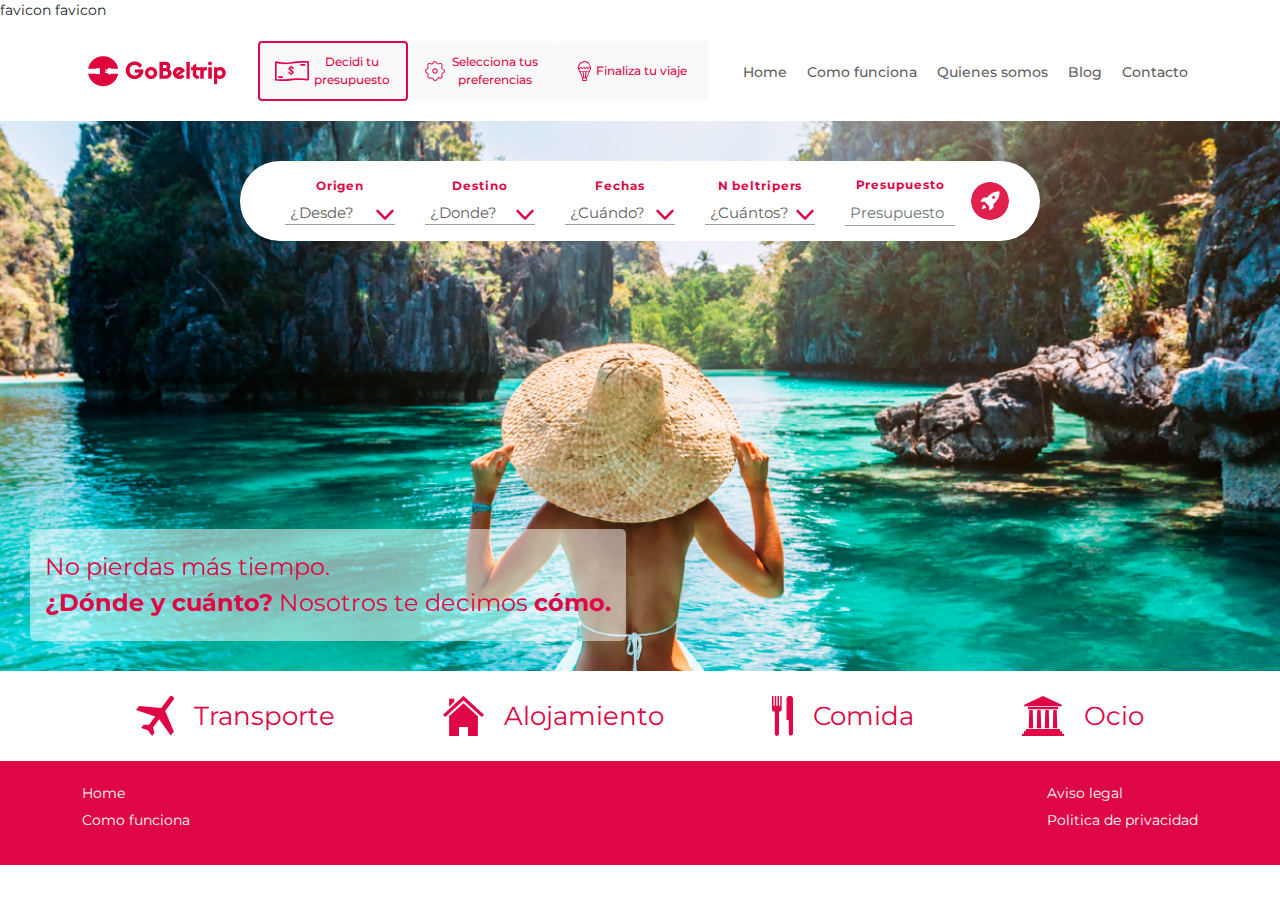
<file: index.html>
<!DOCTYPE html>
<html lang="en">
<head>
    <meta charset="UTF-8">
    <meta name="viewport" content="width=device-width, initial-scale=1.0">
    <title>GoBeltrip</title>

    favicon

    <link rel="apple-touch-icon" sizes="180x180" href="/apple-touch-icon.png">
<link rel="icon" type="image/png" sizes="32x32" href="/favicon-32x32.png">
<link rel="icon" type="image/png" sizes="16x16" href="/favicon-16x16.png">
<link rel="manifest" href="/site.webmanifest">
<link rel="mask-icon" href="/safari-pinned-tab.svg" color="#5bbad5">
<meta name="msapplication-TileColor" content="#ffffff">
<meta name="theme-color" content="#ffffff">

favicon
    <link href="font-awesome/css/all.min.css" rel="stylesheet">
    <link rel="preconnect" href="https://fonts.gstatic.com">
    <link href="https://fonts.googleapis.com/css2?family=Montserrat:wght@300;400;500;700&display=swap" rel="stylesheet">
    <link rel="stylesheet" href="https://cdn.jsdelivr.net/npm/bootstrap-icons@1.5.0/font/bootstrap-icons.css">
    <link href="css/bootstrap.min.css" rel="stylesheet">
    <link href="css/style.css" rel="stylesheet">
</head>
<body>
    <!--HEADER-->
    <div class="container">
        <div id="#header" class="header d-flex justify-content-between align-items-xs-start align-items-sm-center ">
			<div class="logo">
			    <a href="index.html" title="GoBeltrip">
					<img src="img/logo_header.png" alt="GoBeltrip"/>					
				</a>
		    </div>

            <div class="d-none d-sm-none d-md-none d-lg-block">
                <nav class="menu_center">
                    <ul class="nav">
                        <li class="active">
                            <a href="index.html">
                                <img src="img/billete.svg" alt="" class="img-fluid">
                                Decidi tu presupuesto
                            </a>
                        </li>
                        <li class="">
                            <a href="preferencias.html">
                                <img src="img/option.svg" alt="" class="img-fluid">
                                Selecciona tus preferencias
                            </a>
                        </li><li class="">
                            <a href="final.html">
                                <img src="img/globo.svg" alt="" class="img-fluid">
                                Finaliza tu viaje
                            </a>
                        </li>
                    </ul>
                </nav>
            </div>

            <div class="d-none d-sm-none d-md-none  d-lg-block">
                <div class="navbar-nav">
                <a class="nav-item nav-link" href="active">Home</a>
                <a class="nav-item nav-link" href="#">Como funciona</a>
                <a class="nav-item nav-link" href="#">Quienes somos</a>
                <a class="nav-item nav-link" href="#">Blog</a>
                <a class="nav-item nav-link" href="#">Contacto</a>
                </div>
            </div>

            <div class="d-block d-sm-block d-md-block  d-lg-none">
                <button class="btn btn_menu_movil" type="button" data-bs-toggle="collapse" data-bs-target="#menu_movil" aria-expanded="false" aria-controls="menu_movil">
                    <i class="bi bi-list"></i>
                </button>
                <div class="collapse" id="menu_movil">
                <div class="navbar-nav">

                    <a class="nav-item nav-link special" href="index.html">Decidi tu presupuesto</a>
                    <a class="nav-item nav-link special" href="#">Selecciona tus preferencias</a>
                    <a class="nav-item nav-link special" href="#">Finaliza tu viaje</a>

                    <a class="nav-item nav-link" href="#">Home</a>
                    <a class="nav-item nav-link" href="#">Como funciona</a>
                    <a class="nav-item nav-link" href="#">Quienes somos</a>
                    <a class="nav-item nav-link" href="#">Blog</a>
                    <a class="nav-item nav-link" href="#">Contacto</a>

                </div>
                </div>
            </div>
		</div>
    </div>
    <!--*/.HEADER-->

    <!--*/.PORTADA-->
    <section class="portada">
        <div class="form_home">
            <form action="">
                <div class="d-flex justify-content-center align-items-center campos_form">


                    <div class="d-flex justify-content-center align-items-center flex-column form_start">
                        <label for="origen" class="form-label">Origen</label>
                        <div class="custom-select">                        
                            <select name="floatingSelect_origen" id="origen">
                                <option selected>&#191;Desde&#63;</option>
                                <option value="1">One</option>
                                <option value="2">Two</option>
                                <option value="3">Three</option>
                            </select>
                        </div>
                    </div>
                    
                    <div class="d-flex justify-content-center align-items-center flex-column form_start">
                        <label for="destino" class="form-label">Destino</label>
                        <div class="custom-select">                            
                            <select class="form-select" id="destino">
                            <option selected>&#191;Donde&#63;</option>
                            <option value="1">One</option>
                            <option value="2">Two</option>
                            <option value="3">Three</option>
                            </select>                        
                        </div>
                    </div>

                    <div class="d-flex justify-content-center align-items-center flex-column form_start">
                        <label for="fechas" class="form-label">Fechas</label>
                        <div class="custom-select">                            
                            <select class="form-select" id="fechas">
                            <option selected>&#191;Cu&aacute;ndo&#63;</option>
                            <option value="1">One</option>
                            <option value="2">Two</option>
                            <option value="3">Three</option>
                            </select>                        
                        </div>
                    </div>

                    <div class="d-flex justify-content-center align-items-center flex-column form_start">
                        <label for="beltripers" class="form-label">N beltripers</label>
                        <div class="custom-select">                            
                            <select class="form-select" id="beltripers">
                            <option selected>&#191;Cu&aacute;ntos&#63;</option>
                            <option value="1">One</option>
                            <option value="2">Two</option>
                            <option value="3">Three</option>
                            </select>                        
                        </div>
                    </div>

                    <div class="d-flex justify-content-center align-items-center flex-column form_start">
                        <label for="presupuesto" class="form-label">Presupuesto</label>
                        <input type="text" class="form-control" id="floatingInput_presupuesto" placeholder="Presupuesto">
                    </div>

                    
                    <button class="btn btn-primary send_form_btn" type="submit"></button>


                </div>
            </form>
        </div>

        <div class="bajada">
            No pierdas m&aacute;s tiempo. <br>
            <strong>¿D&oacute;nde y cu&aacute;nto?</strong> Nosotros te decimos <strong>c&oacute;mo.</strong>
        </div>
    </section>
    <!--*/.PORTADA-->

    <!--*/.ACCESOS-->
    <section class="accesos">
        <div class="container">
            <div class="d-flex justify-content-around flex-wrap">
                <div class="acceso">
                    <img src="img/transporte.svg" alt="transporte">
                    <div class="title">
                        Transporte
                    </div>
                </div>
                <div class="acceso">
                    <img src="img/alojamiento.svg" alt="alojamiento">
                    <div class="title">
                        Alojamiento
                    </div>
                </div>
                <div class="acceso">
                    <img src="img/comida.svg" alt="comida">
                    <div class="title">
                        Comida
                    </div>
                </div>
                <div class="acceso">
                    <img src="img/ocio.svg" alt="ocio">
                    <div class="title">
                        Ocio
                    </div>
                </div>
            </div>
        </div>
    </section>
    <!--*/.ACCESOS-->
    <!--*/.FOOTER-->
    <section id="footer">
        <div class="container">
            <div class="d-flex flex-column flex-md-row justify-content-between menu_footer">
                <div class="d-flex flex-column menu_one">
                    <a href="index.html">Home</a>
                    <a href="">Como funciona</a>
                </div>
                <div class="d-flex flex-column menu_two">
                    <a href="">Aviso legal</a>
                    <a href="">Politica de privacidad</a>
                </div>
            </div>
        </div>
    </section>

    <!--*/.FOOTER-->

    <script src="js/bootstrap.min.js"></script>

    <script src="js/main.js"></script>
    <script src="js/select.js"></script>    


</body>
</html>
</file>
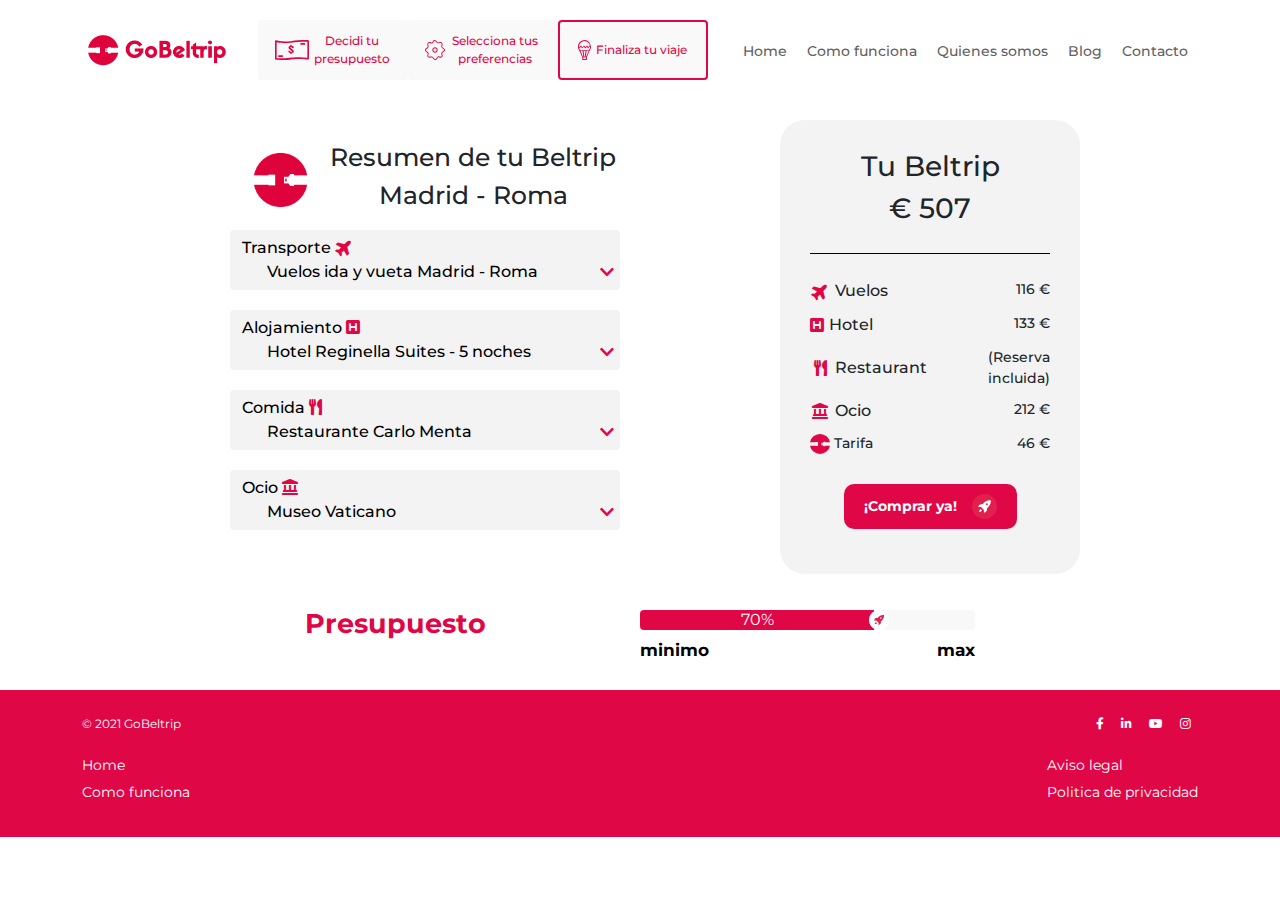
<file: final.html>
<!DOCTYPE html>
<html lang="en">
<head>
    <meta charset="UTF-8">
    <meta name="viewport" content="width=device-width, initial-scale=1.0">
    <title>GoBeltrip - Preferencias</title>
    <link href="font-awesome/css/all.min.css" rel="stylesheet">
    <link href="font-awesome/webfonts/fa-solid-900.woff" rel="stylesheet">
    <link rel="preconnect" href="https://fonts.gstatic.com">
    <link href="https://fonts.googleapis.com/css2?family=Montserrat:wght@300;400;500;700&display=swap" rel="stylesheet">
    <link rel="stylesheet" href="https://cdn.jsdelivr.net/npm/bootstrap-icons@1.5.0/font/bootstrap-icons.css">
    <link href="css/bootstrap.min.css" rel="stylesheet">
    <link href="css/style.css" rel="stylesheet">
</head>
<body>
    <div class="soporte">
    <!--HEADER-->
    <div class="container">
        <div id="#header" class="header d-flex justify-content-between align-items-xs-start align-items-sm-center ">
			<div class="logo">
			    <a href="index.html" title="GoBeltrip">
					<img src="img/logo_header.png" alt="GoBeltrip"/>					
				</a>
		    </div>

            <div class="d-none d-sm-none d-md-none d-lg-block">
                <nav class="menu_center">
                    <ul class="nav">
                        <li class="">
                            <a href="index.html">
                                <img src="img/billete.svg" alt="" class="img-fluid">
                                Decidi tu presupuesto
                            </a>
                        </li>
                        <li class="">
                            <a href="preferencias.html">
                                <img src="img/option.svg" alt="" class="img-fluid">
                                Selecciona tus preferencias
                            </a>
                        </li><li class="active">
                            <a href="final.html">
                                <img src="img/globo.svg" alt="" class="img-fluid">
                                Finaliza tu viaje
                            </a>
                        </li>
                    </ul>
                </nav>
            </div>

            <div class="d-none d-sm-none d-md-none  d-lg-block">
                <div class="navbar-nav">
                <a class="nav-item nav-link" href="#">Home</a>
                <a class="nav-item nav-link" href="#">Como funciona</a>
                <a class="nav-item nav-link" href="#">Quienes somos</a>
                <a class="nav-item nav-link" href="#">Blog</a>
                <a class="nav-item nav-link" href="#">Contacto</a>
                </div>
            </div>

            <div class="d-block d-sm-block d-md-block  d-lg-none">
                <button class="btn btn_menu_movil" type="button" data-bs-toggle="collapse" data-bs-target="#menu_movil" aria-expanded="false" aria-controls="menu_movil">
                    <i class="bi bi-list"></i>
                </button>
                <div class="collapse" id="menu_movil">
                <div class="navbar-nav">

                    <a class="nav-item nav-link special" href="index.html">Decidi tu presupuesto</a>
                    <a class="nav-item nav-link special" href="#">Selecciona tus preferencias</a>
                    <a class="nav-item nav-link special" href="#">Finaliza tu viaje</a>

                    <a class="nav-item nav-link" href="#">Home</a>
                    <a class="nav-item nav-link" href="#">Como funciona</a>
                    <a class="nav-item nav-link" href="#">Quienes somos</a>
                    <a class="nav-item nav-link" href="#">Blog</a>
                    <a class="nav-item nav-link" href="#">Contacto</a>

                </div>
                </div>
            </div>
		</div>
    </div>
    <!--*/.HEADER-->

    <!--*/.TABLA-->
    <section class="final_page container">            
        <div class="d-flex justify-content-center justify-content-xs-between justify-content-sm-between align-items-start">
            <div class="resumen_detail">
                <div class="title_resume d-flex align-items-center">
                    <img src="img/iso.png" alt="GoBeltrip" height="100">
                    <div class="title">
                        <h1>Resumen de tu Beltrip</h1>
                        <h2>Madrid - Roma</h2>
                    </div>
                </div>
                <!-- CARD TRANSPORTE -->
                <button class="btn btn-primary final_resume" type="button" data-bs-toggle="collapse" data-bs-target="#collapseTransporte_Resume" aria-expanded="false" aria-controls="collapseTransporte_Resume">
                    
                    Transporte <i class="fas fa-plane"></i>
                    <br>
                    <div class="d-flex justify-content-between">
                        Vuelos ida y vueta Madrid - Roma <i class="fa fa-chevron-right" aria-hidden="true"></i>
                    </div>
                </button>                
                <div class="collapse" id="collapseTransporte_Resume">
                    <div class="card card-body card_transporte">
                        <div class="resumen_box_inner">
                            <div class="option d-flex justify-content-center flex-row align-content-start">
                                <div class="info d-flex justify-content-center align-items-center flex-column">
                                    <div class="fecha">
                                        Ida:3/6/2021
                                    </div>
                                    <div class="d-flex flex-row justify-content-between align-items-center fecha_road">
                                        <div class="start_end">
                                            8:35<br>
                                            MAD
                                        </div>
                                        <div class="line"></div>
                                        <i class="fas fa-plane"></i>
                                        <div class="line"></div>
                                        <div class="start_end">
                                            10:50<br>
                                            FCO
                                        </div>
                                    </div>
                                    <div class="duration">
                                        <i class="far fa-clock"></i> 2:30hs
                                    </div>
                                    <div class="price">
                                        34&euro;
                                    </div>
                                </div>
                            </div>
                        </div>
                        <div class="resumen_box_inner">
                            <div class="option d-flex justify-content-center flex-row align-content-start">
                                <div class="info d-flex justify-content-center align-items-center flex-column">
                                    <div class="fecha">
                                        Vuelta:6/6/2021
                                    </div>
                                    <div class="d-flex flex-row justify-content-between align-items-center fecha_road">
                                        <div class="start_end">
                                            21:25<br>
                                            FCO
                                        </div>
                                        <div class="line"></div>
                                        <i class="fas fa-plane"></i>
                                        <div class="line"></div>
                                        <div class="start_end">
                                            23:59<br>
                                            MAD
                                        </div>
                                    </div>
                                    <div class="duration">
                                        <i class="far fa-clock"></i> 2:30hs
                                    </div>
                                    <div class="price">
                                        50&euro;
                                    </div>
                                </div>
                            </div>
                        </div>
                        
                    </div>
                </div>
                <!-- CARD AOJAMIENTO -->
                <button class="btn btn-primary final_resume" type="button" data-bs-toggle="collapse" data-bs-target="#collapseAlojamiento_Resume" aria-expanded="false" aria-controls="collapseAlojamiento_Resume">
                    Alojamiento <i class="fas fa-h-square"></i>
                    <br>
                    <div class="d-flex justify-content-between">
                        Hotel Reginella Suites - 5 noches <i class="fa fa-chevron-right" aria-hidden="true"></i>
                    </div>
                </button>                
                <div class="collapse" id="collapseAlojamiento_Resume">
                    <div class="card card-body card_alojamiento">
                        <img src="img/galerias/Otivm_3.jpg" class="img-fluid" alt="...">
                        <div class="resumen_box_inner">
                            <div class="d-flex justify-content-start flex-column align-items-start">
                                <div class="info_simple d-flex justify-content-sm-around align-content-start flex-column">
                                    <div class="price_hotel">
                                        133&euro;
                                    </div>
                                    <div class="valoracion">
                                        <i class="fas fa-thumbs-up"></i> <b>4,0/5</b>&nbsp;&nbsp; 18.925 valoraciones
                                    </div>
                                    <div class="reservas">
                                        <i class="far fa-calendar-alt"></i>&nbsp; 2 noches reservadas
                                    </div>
                                    <div class="icons">
                                        <i class="fas fa-fw fa-wifi"></i>
                                        <i class="fas fa-fw fa-cocktail"></i>
                                        <i class="fas fa-fw fa-coffee"></i>
                                        <i class="fas fa-fw fa-smoking-ban"></i>
                                    </div>
                                    <div class="g-map">
                                        <a href="https://g.page/RooftopAmericanBarByOtivmHotel?share" target="_blank">
                                            <i class="fas fa-map-marker-alt"></i>&nbsp;https://g.page/RooftopAmericanBarByOtivmHotel?share
                                        </a>
                                    </div>
                                </div>
                            </div>
                        </div>
                    </div>
                </div>
                <!-- CARD COMIDA -->
                <button class="btn btn-primary final_resume" type="button" data-bs-toggle="collapse" data-bs-target="#collapseComida_Resume" aria-expanded="false" aria-controls="collapseComida_Resume">
                    Comida <i class="fas fa-utensils"></i>
                    <br>
                    <div class="d-flex justify-content-between">
                        Restaurante Carlo Menta <i class="fa fa-chevron-right" aria-hidden="true"></i>
                    </div>
                </button>                
                <div class="collapse" id="collapseComida_Resume">
                    <div class="card card-body card_comida">
                        <img src="img/galerias/comida_rest_hardrock.jpg" class="img-fluid" alt="...">
                        <div class="resumen_box_inner">
                            <div class="d-flex justify-content-start flex-column align-items-start">
                                <div class="info_simple d-flex justify-content-start align-content-start flex-column">
                                    <div class="valoracion">
                                        <i class="fas fa-thumbs-up"></i> <b>4,0/5</b>&nbsp;&nbsp; 18.925 valoraciones
                                    </div>
                                    <div class="d-flex justify-content-between align-items-center reservas_icons">
                                        <div class="reservas">
                                            <i class="far fa-calendar-alt"></i>&nbsp; 2 noches reservadas
                                        </div>
                                        <div class="hora">
                                            <i class="far fa-clock"></i> 21:00hr
                                        </div>
                                    </div>
                                    <div class="g-map">
                                        <a href="https://g.page/hardrockcaferome?share" target="_blank">
                                            <i class="fas fa-map-marker-alt"></i>&nbsp;https://g.page/hardrockcaferome?share
                                        </a>
                                    </div>
                                    <div class="d-flex justify-content-between align-items-center style_price">
                                        <div class="style_food">
                                            Tipo de comida: Americana
                                        </div>
                                        <div class="price_food">
                                            40&euro;
                                        </div>
                                    </div>
                                </div>
                            </div>
                        </div>
                    </div>
                </div>
                 <!-- CARD OCIO -->
                 <button class="btn btn-primary final_resume" type="button" data-bs-toggle="collapse" data-bs-target="#collapseOcio_Resume" aria-expanded="false" aria-controls="collapseOcio_Resume">
                    Ocio <i class="fas fa-landmark"></i>
                    <br>
                    <div class="d-flex justify-content-between">
                        Museo Vaticano <i class="fa fa-chevron-right" aria-hidden="true"></i>
                    </div>
                </button>                
                <div class="collapse" id="collapseOcio_Resume">
                    <div class="card card-body card_comida">
                        <img src="img/galerias/ocio_museo_coliseo.jpg" class="img-fluid" alt="...">
                        <div class="resumen_box_inner">
                            <div class="d-flex justify-content-start flex-column align-items-start">
                                <div class="info_simple d-flex justify-content-start align-content-start flex-column">
                                    <div class="d-flex justify-content-start">
                                        <div class="price_museo">
                                            52&euro;
                                        </div>
                                    </div>                                                        
                                    <div class="valoracion">
                                        <i class="fas fa-thumbs-up"></i> <b>4,0/5</b>&nbsp;&nbsp; 18.925 valoraciones
                                    </div>
                                    <div class="d-flex justify-content-between align-items-center reservas_icons">
                                        <div class="reservas">
                                            <i class="far fa-calendar-alt"></i>&nbsp;D&iacute;a 03/06/2021
                                        </div>
                                        <div class="hora">
                                            <i class="far fa-clock"></i> 21:00hr
                                        </div>
                                    </div>
                                    <div class="g-map">
                                        <a href="https://goo.gl/maps/q2VhWcndFx9MVgnDA" target="_blank">
                                            <i class="fas fa-map-marker-alt"></i>&nbsp;https://goo.gl/maps/q2VhWcndFx9MVgnDA
                                        </a>
                                    </div>
                                </div>
                            </div>
                        </div>
                    </div>                    
                </div>
            </div>

            <div class="resumen_number">
                <div class="title_resume d-flex justify-content-center align-items-center">
                    <div class="title">
                        <h3>Tu Beltrip</h3>
                        <h3>&euro; 507</h3>
                    </div>
                </div>

                <div class="final_table">
                    <div class="d-flex justify-content-between">
                        <div class="right_column">
                            <i class="fas fa-fw fa-plane"></i> Vuelos
                        </div>
                        <div class="left_column">
                            116 &euro;
                        </div>
                    </div>
                    <div class="d-flex justify-content-between">
                        <div class="right_column">
                            <i class="fas fa-h-square"></i> Hotel
                        </div>
                        <div class="left_column">
                            133 &euro;
                        </div>
                    </div>
                    <div class="d-flex justify-content-between">
                        <div class="right_column">
                            <i class="fas fa-fw fa-utensils"></i> Restaurant
                        </div>
                        <div class="left_column">
                            (Reserva incluida)
                        </div>
                    </div>
                    <div class="d-flex justify-content-between">
                        <div class="right_column">
                            <i class="fas fa-fw fa-landmark"></i> Ocio
                        </div>
                        <div class="left_column">
                            212 &euro;
                        </div>
                    </div>
                    <div class="d-flex justify-content-between">
                        <div>
                        <img src="img/iso.svg" height="20" alt=""> Tarifa
                    </div>
                        <div class="left_column">
                            46 &euro;
                        </div>
                    </div>
                </div>

                <a href="final.html" class="btn-comprar">
                    <div class="d-flex align-items-center">
                        ¡Comprar ya!
                        <img src="img/send_form.svg" alt="continuar">
                    </div>
                </a>

            </div>
        </div>



    </section>


    


    <!--*/.TABLA-->

    <!-- PROGRESS BAR -->
    <section id="progress">
        <div class="container">

            <div class="d-flex justify-content-center align-items-start progress_valores">
                <div class="title">
                    Presupuesto
                </div>
                <div class="progress_table d-flex flex-column" >
                    <div class="progress">
                        <div class="progress-bar" role="progressbar" style="width: 70%;" aria-valuenow="70" aria-valuemin="0" aria-valuemax="100">70%</div>
                    </div>
                    <div class="d-flex justify-content-between align-items-center min_max">
                        <div class="valor">
                            minimo
                        </div>
                        <div class="valor">
                            max
                        </div>
                    </div>
                </div>
            </div>
            
        </div>
    </section>
    <!-- FIN PROGRESS BAR -->

    
    <!--*/.FOOTER-->
    <section id="footer">
        <div class="container">
            <div class="d-flex flex-column flex-md-row justify-content-between final_footer">
                <div class="copiright">
                    &#169; 2021 GoBeltrip
                </div>
                <div class="redes">
                    <a href="https://www.facebook.com/" title="Seguinos en Facebook" target="_blank"><i class="fab fa-facebook-f"></i></a>
                    <a href="https://www.linkedin.com/feed/" title="Seguinos en Linkedin" target="_blank"><i class="fab fa-linkedin-in"></i></a>
                    <a href="https://twitter.com/" title="Seguinos en Twitter" target="_blank"><i class="fab fa-youtube"></i></a>
                    <a href="https://www.instagram.com/" title="Seguinos en Instagram" target="_blank"><i class="fab fa-instagram"></i></a>
                </div>
            </div>
        </div>
        <div class="container">
            <div class="d-flex flex-column flex-md-row justify-content-between menu_footer">
                <div class="d-flex flex-column menu_one">
                    <a href="index.html">Home</a>
                    <a href="">Como funciona</a>
                </div>
                <div class="d-flex flex-column menu_two">
                    <a href="">Aviso legal</a>
                    <a href="">Politica de privacidad</a>
                </div>
            </div>
        </div>
    </section>
    <!--*/.FOOTER-->

</div> <!-- SOPORTE -->
    <script src="https://ajax.googleapis.com/ajax/libs/jquery/3.5.1/jquery.min.js"></script>

    <script src="js/bootstrap.min.js"></script>

    <script src="js/main.js"></script>
    <script src="js/select.js"></script>    
</body>
</html>
</file>
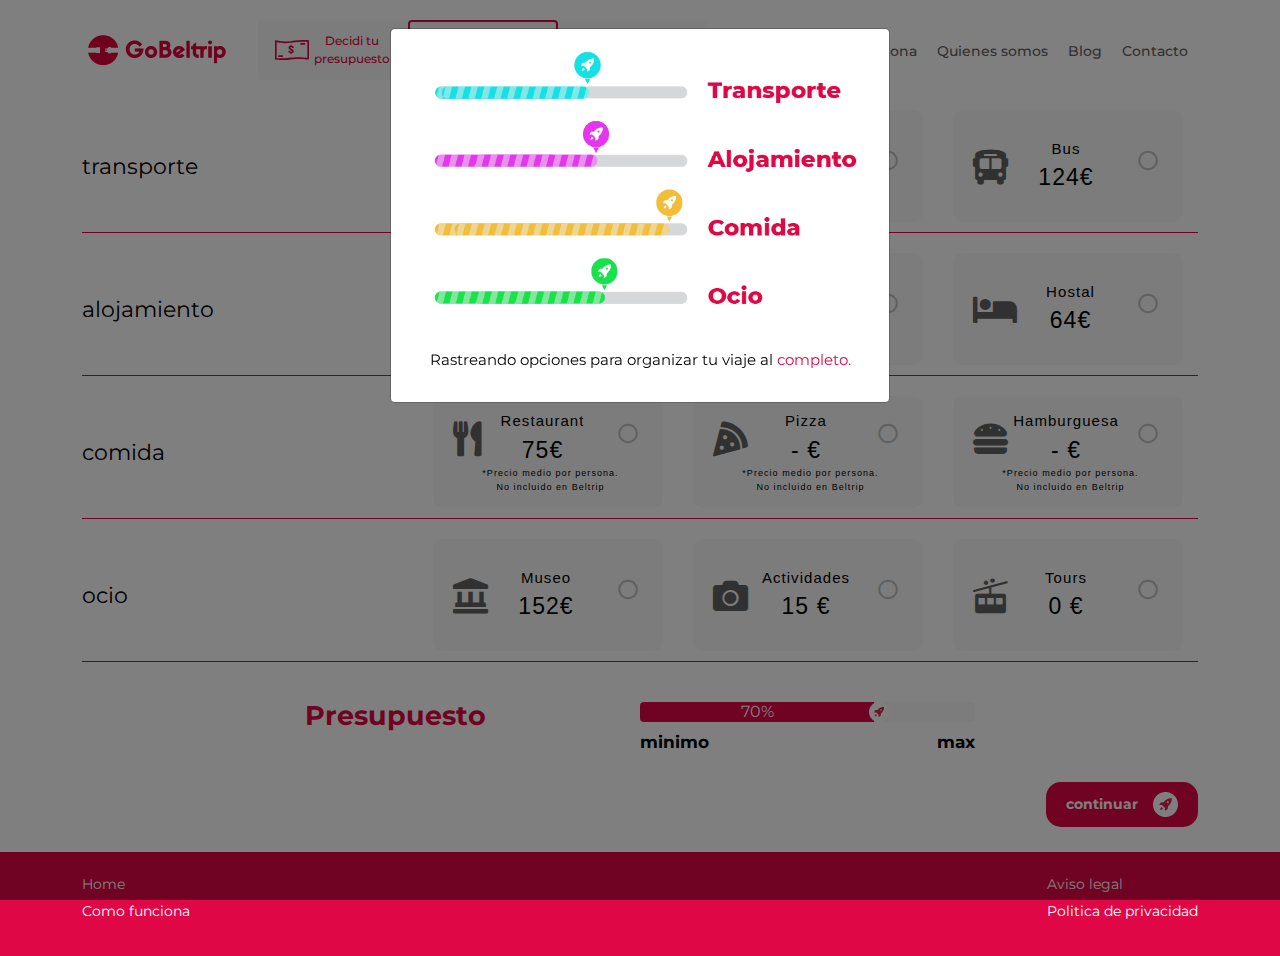
<file: preferencias.html>
<!DOCTYPE html>
<html lang="en">
<head>
    <link rel="preload" href="css/style.css" as="styles">
    
    <meta charset="UTF-8">
    <meta name="viewport" content="width=device-width, initial-scale=1.0">
    <title>GoBeltrip - Preferencias</title>

    
    
    <link href="font-awesome/css/all.min.css" rel="stylesheet">
    <link href="font-awesome/webfonts/fa-solid-900.woff" rel="stylesheet">
    <link rel="preconnect" href="https://fonts.gstatic.com">
    <link href="https://fonts.googleapis.com/css2?family=Montserrat:wght@300;400;500;700&display=swap" rel="stylesheet">
    <link rel="stylesheet" href="https://cdn.jsdelivr.net/npm/bootstrap-icons@1.5.0/font/bootstrap-icons.css">
    
    <link  rel="stylesheet" href="css/bootstrap.min.css">
    <link rel="stylesheet"  href="css/style.css">




</head>
<body>
    <div class="soporte">
    <!--HEADER-->
    <div class="container">
        <div id="#header" class="header d-flex justify-content-between align-items-xs-start align-items-sm-center ">
			<div class="logo">
			    <a href="index.html" title="GoBeltrip">
					<img src="img/logo_header.png" alt="GoBeltrip"/>					
				</a>
		    </div>

            <div class="d-none d-sm-none d-md-none d-lg-block">
                <nav class="menu_center">
                    <ul class="nav">
                        <li class="">
                            <a href="index.html">
                                <img src="img/billete.svg" alt="" class="img-fluid">
                                Decidi tu presupuesto
                            </a>
                        </li>
                        <li class="active">
                            <a href="preferencias.html">
                                <img src="img/option.svg" alt="" class="img-fluid">
                                Selecciona tus preferencias
                            </a>
                        </li><li class="">
                            <a href="final.html">
                                <img src="img/globo.svg" alt="" class="img-fluid">
                                Finaliza tu viaje
                            </a>
                        </li>
                    </ul>
                </nav>
            </div>

            <div class="d-none d-sm-none d-md-none  d-lg-block">
                <div class="navbar-nav">
                <a class="nav-item nav-link" href="#">Home</a>
                <a class="nav-item nav-link" href="#">Como funciona</a>
                <a class="nav-item nav-link" href="#">Quienes somos</a>
                <a class="nav-item nav-link" href="#">Blog</a>
                <a class="nav-item nav-link" href="#">Contacto</a>
                </div>
            </div>

            <div class="d-block d-sm-block d-md-block  d-lg-none">
                <button class="btn btn_menu_movil" type="button" data-bs-toggle="collapse" data-bs-target="#menu_movil" aria-expanded="false" aria-controls="menu_movil">
                    <i class="bi bi-list"></i>
                </button>
                <div class="collapse" id="menu_movil">
                <div class="navbar-nav">

                    <a class="nav-item nav-link special" href="index.html">Decidi tu presupuesto</a>
                    <a class="nav-item nav-link special" href="#">Selecciona tus preferencias</a>
                    <a class="nav-item nav-link special" href="#">Finaliza tu viaje</a>

                    <a class="nav-item nav-link" href="#">Home</a>
                    <a class="nav-item nav-link" href="#">Como funciona</a>
                    <a class="nav-item nav-link" href="#">Quienes somos</a>
                    <a class="nav-item nav-link" href="#">Blog</a>
                    <a class="nav-item nav-link" href="#">Contacto</a>

                </div>
                </div>
            </div>
		</div>
    </div>
    <!--*/.HEADER-->

    

    <!--*/.TABLA-->
    <section class="preferencias container">            
        <div id="options_table" class="d-flex justify-content-between align-items-center column_general">
            <div class="bloque">
                <div class="transporte">
                    <a class="btn_ver_opciones" role="button" data-bs-toggle="collapse" data-bs-target="#optionTransporte" href="#optionTransporte" aria-expanded="false" aria-controls="optionTransporte" title="Opciones de transporte">
                        <div class="title_general">
                            TRANSPORTE <i class="fa fa-chevron-right" aria-hidden="true"></i>
                        </div>
                    </a>
                </div>
            </div>
            <div class="collapsed dont-collapse-sm"  id="optionTransporte">
            <div class="bloque_botones">
            <button class="btn btn-bloque" type="button" data-bs-toggle="collapse" data-bs-target="#collapseAvion" aria-expanded="false" aria-controls="collapseAvion" id="btn_collapse_avion">
                    <label  for="type_transporte_avion" class="box-custom-checkbox">                    
                        <input type="radio" name="type_transporte" id="type_transporte_avion" value="avion">
                            <div class="option d-flex justify-content-center flex-column">
                                <div class="info d-flex justify-content-between align-items-center flex-row">
                                    <i class="fas fa-plane"></i>
                                    <div class="text">
                                        <div class="first">
                                            Avi&oacute;n
                                        </div>
                                        <div class="valor">
                                            116&euro;
                                        </div>
                                    </div>                                
                                    <div style="width: 45px; position: relative;">
                                        <span class="checkmark"></span>
                                    </div>                                
                                </div>
                                <div class="details">
                                    *Ida y vuelta. 2 personas.
                                </div>
                            </div>
                    </label>
            </button>
            <button class="btn btn-bloque" type="button" data-bs-toggle="collapse" data-bs-target="#collapseTren" aria-expanded="false" aria-controls="collapseTren" id="btn_collapse_tren">
                <label  for="type_transporte_tren" class="box-custom-checkbox ">
                <input type="radio" name="type_transporte" id="type_transporte_tren" value="Tren">
                    <div class="option d-flex justify-content-center flex-column">
                        <div class="info d-flex justify-content-between align-items-center flex-row">
                            <i class="fas fa-train"></i>
                            <div class="text">
                                <div class="first">
                                    Tren
                                </div>
                                <div class="valor">
                                    90&euro;
                                </div>
                            </div>                                
                            <div style="width: 45px; position: relative;">
                                <span class="checkmark"></span>
                            </div>                                
                        </div>
                        <div class="details">
                        </div>
                    </div>                    
                </label>
            </button>
            <button class="btn btn-bloque" type="button" data-bs-toggle="collapse" data-bs-target="#collapseBus" aria-expanded="false" aria-controls="collapseBus" id="btn_collapse_bus">
                <label  for="type_transporte_bus" class="box-custom-checkbox ">
                <input type="radio" name="type_transporte" id="type_transporte_bus" value="Bus">
                    <div class="option d-flex justify-content-center flex-column">
                        <div class="info d-flex justify-content-between align-items-center flex-row">
                            <i class="fas fa-bus-alt"></i>
                            <div class="text">
                                <div class="first">
                                    Bus
                                </div>
                                <div class="valor">
                                    124&euro;
                                </div>
                            </div>                                
                            <div style="width: 45px; position: relative;">
                                <span class="checkmark"></span>
                            </div>                                
                        </div>
                        <div class="details">
                        </div>
                    </div>                    
                </label>
            </button>
            </div>
            
            <div class="collapse multi-collapse" id="collapseAvion">
                <div class="card card-body">
                    <div class="title-card">
                        Avi&oacute;n <i class="fas fa-plane"></i>
                    </div>
                    <div class="d-flex justify-content-around align-items-center">
                        <div class="first-column">
                            <div class="title-column">
                                Barato
                            </div>
                            <div class="ida">
                                <label  for="type_barato_avion_ida" class="box-custom-checkbox ">
                                    <input type="radio" name="type_avion_ida" id="type_barato_avion_ida" value="Bus">
                                    <div class="option d-flex justify-content-center flex-row align-content-start">
                                        <div class="info d-flex justify-content-center align-items-center flex-column">
                                            <div class="fecha">
                                                Ida:3/6/2021
                                            </div>
                                            <div style="width: 45px; position: relative;">
                                                <span class="checkmark"></span>
                                            </div>
                                            <div class="d-flex flex-row justify-content-between align-items-center fecha_road">
                                                <div class="start_end">
                                                    8:35<br>
                                                    MAD
                                                </div>
                                                <div class="line"></div>
                                                <i class="fas fa-plane"></i>
                                                <div class="line"></div>
                                                <div class="start_end">
                                                    10:50<br>
                                                    FCO
                                                </div>
                                            </div>
                                            <div class="duration">
                                                <i class="far fa-clock"></i> 2:30hs
                                            </div>
                                            <div class="price">
                                                34&euro;
                                            </div>
                                        </div>
                                        <div class="detail_left">
                                            <!-- turno -->
                                        </div>
                                        <div class="detail_right">
                                            Directo
                                        </div>
                                    </div>                    
                                </label>
                            </div>
                            <div class="vuelta">
                                <label  for="type_avion_vuelta_barato" class="box-custom-checkbox ">
                                    <input type="radio" name="type_avion_vuelta" id="type_avion_vuelta_barato" value="vuelta_avion">
                                    <div class="option d-flex justify-content-center flex-row align-content-start">
                                        <div class="info d-flex justify-content-center align-items-center flex-column">
                                            <div class="fecha">
                                                Vuelta:6/6/2021
                                            </div>
                                            <div style="width: 45px; position: relative;">
                                                <span class="checkmark"></span>
                                            </div>
                                            <div class="d-flex flex-row justify-content-between align-items-center fecha_road">
                                                <div class="start_end">
                                                    21:25<br>
                                                    FCO
                                                </div>
                                                <div class="line"></div>
                                                <i class="fas fa-plane"></i>
                                                <div class="line"></div>
                                                <div class="start_end">
                                                    23:59<br>
                                                    MAD
                                                </div>
                                            </div>
                                            <div class="duration">
                                                <i class="far fa-clock"></i> 2:30hs
                                            </div>
                                            <div class="price">
                                                50&euro;
                                            </div>
                                        </div>
                                        <div class="detail_left">
                                            (Tarde)
                                        </div>
                                        <div class="detail_right">
                                            Directo
                                        </div>
                                    </div>                    
                                </label>

                            </div>
                        </div>
                        <div class="second-column">
                            <div class="title-column">
                                R&aacute;pido
                            </div>
                            <div class="ida">
                                <label  for="type_rapido_avion_ida" class="box-custom-checkbox ">
                                    <input type="radio" name="type_avion_ida" id="type_rapido_avion_ida" value="Bus">
                                    <div class="option d-flex justify-content-center flex-row align-content-start">
                                        <div class="info d-flex justify-content-center align-items-center flex-column">
                                            <div class="fecha">
                                                Ida:3/6/2021
                                            </div>
                                            <div style="width: 45px; position: relative;">
                                                <span class="checkmark"></span>
                                            </div>
                                            <div class="d-flex flex-row justify-content-between align-items-center fecha_road">
                                                <img src="img/logo_aereo.svg" alt="" height="20">
                                                <div class="start_end">
                                                    12:35<br>
                                                    MAD
                                                </div>
                                                <div class="line"></div>
                                                <i class="fas fa-plane"></i>
                                                <div class="line"></div>
                                                <img src="img/logo_aereo.svg" alt="" height="20">
                                                <div class="start_end">
                                                    14:15<br>
                                                    FCO
                                                </div>
                                            </div>
                                            <div class="duration">
                                                <i class="far fa-clock"></i> 1:40hs
                                            </div>
                                            <div class="price">
                                                64&euro;
                                            </div>
                                        </div>
                                        <div class="detail_left">
                                            <!-- turno -->
                                        </div>
                                        <div class="detail_right">
                                            Directo
                                        </div>
                                    </div>                    
                                </label>
                            </div>
                            <div class="vuelta">
                                <label  for="type_avion_vuelta_rapido" class="box-custom-checkbox ">
                                    <input type="radio" name="type_avion_vuelta" id="type_avion_vuelta_rapido" value="vuelta_avion">
                                    <div class="option d-flex justify-content-center flex-row align-content-start">
                                        <div class="info d-flex justify-content-center align-items-center flex-column">
                                            <div class="fecha">
                                                Vuelta:6/6/2021
                                            </div>
                                            <div style="width: 45px; position: relative;">
                                                <span class="checkmark"></span>
                                            </div>
                                            <div class="d-flex flex-row justify-content-between align-items-center fecha_road">
                                                <img src="img/logo_aereo.svg" alt="" height="20">
                                                <div class="start_end">
                                                    18:25<br>
                                                    FCO
                                                </div>
                                                <div class="line"></div>
                                                <i class="fas fa-plane"></i>
                                                <div class="line"></div>
                                                <img src="img/logo_aereo.svg" alt="" height="20">
                                                <div class="start_end">
                                                    20:15<br>
                                                    MAD
                                                </div>
                                            </div>
                                            <div class="duration">
                                                <i class="far fa-clock"></i> 1:50hs
                                            </div>
                                            <div class="price">
                                                82&euro;
                                            </div>
                                        </div>
                                        <div class="detail_left">
                                            (Tarde)
                                        </div>
                                        <div class="detail_right">
                                            Directo
                                        </div>
                                    </div>                    
                                </label>

                            </div>
                        </div>
                        <div class="last-column">
                            <div class="title-column">
                                Madrug&oacute;n
                            </div>
                            <div class="ida">
                                <label  for="type_madrugon_avion_ida" class="box-custom-checkbox ">
                                    <input type="radio" name="type_avion_ida" id="type_madrugon_avion_ida" value="Bus">
                                    <div class="option d-flex justify-content-center flex-row align-content-start">
                                        <div class="info d-flex justify-content-center align-items-center flex-column">
                                            <div class="fecha">
                                                Ida:3/6/2021
                                            </div>
                                            <div style="width: 45px; position: relative;">
                                                <span class="checkmark"></span>
                                            </div>
                                            <div class="d-flex flex-row justify-content-between align-items-center fecha_road">
                                                <img src="img/logo_aereo.svg" alt="" height="20">
                                                <div class="start_end">
                                                    6:35<br>
                                                    MAD
                                                </div>
                                                <div class="line"></div>
                                                <i class="fas fa-plane"></i>
                                                <div class="line"></div>
                                                <img src="img/logo_aereo.svg" alt="" height="20">
                                                <div class="start_end">
                                                    8:50<br>
                                                    FCO
                                                </div>
                                            </div>
                                            <div class="duration">
                                                <i class="far fa-clock"></i> 2:15hs
                                            </div>
                                            <div class="price">
                                                53&euro;
                                            </div>
                                        </div>
                                        <div class="detail_left">
                                            <!-- turno -->
                                        </div>
                                        <div class="detail_right">
                                            Directo
                                        </div>
                                    </div>                    
                                </label>
                            </div>
                            <div class="vuelta">
                                <label  for="type_avion_vuelta_madrugon" class="box-custom-checkbox ">
                                    <input type="radio" name="type_avion_vuelta" id="type_avion_vuelta_madrugon" value="vuelta_avion">
                                    <div class="option d-flex justify-content-center flex-row align-content-start">
                                        <div class="info d-flex justify-content-center align-items-center flex-column">
                                            <div class="fecha">
                                                Vuelta:6/6/2021
                                            </div>
                                            <div style="width: 45px; position: relative;">
                                                <span class="checkmark"></span>
                                            </div>
                                            <div class="d-flex flex-row justify-content-between align-items-center fecha_road">
                                                <img src="img/logo_aereo.svg" alt="" height="20">
                                                <div class="start_end">
                                                    9:25<br>
                                                    FCO
                                                </div>
                                                <div class="line"></div>
                                                <i class="fas fa-plane"></i>
                                                <div class="line"></div>
                                                <img src="img/logo_aereo.svg" alt="" height="20">
                                                <div class="start_end">
                                                    11:55<br>
                                                    MAD
                                                </div>
                                            </div>
                                            <div class="duration">
                                                <i class="far fa-clock"></i> 2:30hs
                                            </div>
                                            <div class="price">
                                                34&euro;
                                            </div>
                                        </div>
                                        <div class="detail_left">
                                            (Ma&ntilde;ana)
                                        </div>
                                        <div class="detail_right">
                                            Directo
                                        </div>
                                    </div>                    
                                </label>

                            </div>
                        </div>
                    </div>

                    <div class="check_options d-flex justify-content-between">
                        <div class="incluye">
                            <div class="d-flex align-items-start">
                                <div class="text_one">
                                    Que incluye:
                                </div>
                                <i class="fas fa-suitcase-rolling"></i>
                                <div class="text_two">
                                    Bolsa peque&ntilde;a<br>
                                    (40cm x 20cm x 25cm)<br>
                                    Vuelo para dos personas
                                </div>
                            </div>
                        </div>
                        <button id="listo_avion">&#161;Listo&#33;</button>
                    </div>
                </div>
            </div>
            
            <div class="collapse multi-collapse" id="collapseTren">
                <div class="card card-body">
                    <div class="title-card">
                        Tren <i class="fas fa-train"></i>
                    </div>

                    <div class="d-flex justify-content-around align-items-center">
                        <div class="first-column">
                            <div class="title-column">
                                Ma&ntilde;ana
                            </div>
                            <div class="ida">
                                <label  for="type_manana_tren_ida" class="box-custom-checkbox ">
                                    <input type="radio" name="type_tren_ida" id="type_manana_tren_ida" value="tren manana">
                                    <div class="option d-flex justify-content-center flex-row align-content-start">
                                        <div class="info d-flex justify-content-center align-items-center flex-column">
                                            <div class="fecha">
                                                Ida:3/6/2021
                                            </div>
                                            <div style="width: 45px; position: relative;">
                                                <span class="checkmark"></span>
                                            </div>
                                            <div class="d-flex flex-row justify-content-between align-items-center fecha_road">
                                                <div class="start_end">
                                                    7:00<br>
                                                    MAD
                                                </div>
                                                <div class="line"></div>
                                                <i class="fas fa-train"></i>
                                                <div class="line"></div>
                                                <div class="start_end">
                                                    9:38<br>
                                                    Roma
                                                </div>
                                            </div>
                                            <div class="duration">
                                                <i class="far fa-clock"></i> 2:15hs
                                            </div>
                                            <div class="price">
                                                54&euro;
                                            </div>
                                        </div>
                                        <div class="detail_left">
                                            Directo
                                        </div>
                                        <div class="detail_right logo_transportes">
                                            <img src="img/renfe.svg" alt="renfe" height="15">
                                        </div>
                                    </div>                    
                                </label>
                            </div>
                            <div class="vuelta">
                                <label  for="type_manana_tren_vuelta" class="box-custom-checkbox ">
                                    <input type="radio" name="type_tren_vuelta" id="type_manana_tren_vuelta" value="vuelta_trenn">
                                    <div class="option d-flex justify-content-center flex-row align-content-start">
                                        <div class="info d-flex justify-content-center align-items-center flex-column">
                                            <div class="fecha">
                                                Vuelta:6/6/2021
                                            </div>
                                            <div style="width: 45px; position: relative;">
                                                <span class="checkmark"></span>
                                            </div>
                                            <div class="d-flex flex-row justify-content-between align-items-center fecha_road">
                                                <div class="start_end">
                                                    9:50<br>
                                                    Roma
                                                </div>
                                                <div class="line"></div>
                                                <i class="fas fa-train"></i>
                                                <div class="line"></div>
                                                <div class="start_end">
                                                    12:44<br>
                                                    MAD
                                                </div>
                                            </div>
                                            <div class="duration">
                                                <i class="far fa-clock"></i> 2:54hs
                                            </div>
                                            <div class="price">
                                                108,6&euro;
                                            </div>
                                        </div>
                                        <div class="detail_left">
                                            Directo
                                        </div>
                                        <div class="detail_right logo_transportes">
                                            <img src="img/renfe.svg" alt="renfe" height="15">
                                        </div>
                                    </div>                    
                                </label>

                            </div>
                        </div>
                        <div class="second-column">
                            <div class="title-column">
                                Mediod&iacute;a
                            </div>
                            <div class="ida">
                                <label  for="type_medio_tren_ida" class="box-custom-checkbox ">
                                    <input type="radio" name="type_tren_ida" id="type_medio_tren_ida" value="Tren">
                                    <div class="option d-flex justify-content-center flex-row align-content-start">
                                        <div class="info d-flex justify-content-center align-items-center flex-column">
                                            <div class="fecha">
                                                Ida:3/6/2021
                                            </div>
                                            <div style="width: 45px; position: relative;">
                                                <span class="checkmark"></span>
                                            </div>
                                            <div class="d-flex flex-row justify-content-between align-items-center fecha_road">
                                                <div class="start_end">
                                                    13:30<br>
                                                    MAD
                                                </div>
                                                <div class="line"></div>
                                                <i class="fas fa-train"></i>
                                                <div class="line"></div>
                                                <div class="start_end">
                                                    16:05<br>
                                                    Roma
                                                </div>
                                            </div>
                                            <div class="duration">
                                                <i class="far fa-clock"></i> 2:15hs
                                            </div>
                                            <div class="price">
                                                108,6&euro;
                                            </div>
                                        </div>
                                        <div class="detail_left">
                                            Directo
                                        </div>
                                        <div class="detail_right logo_transportes">
                                            <img src="img/renfe.svg" alt="renfe" height="15">
                                        </div>
                                    </div>                    
                                </label>
                            </div>
                            <div class="vuelta">
                                <label  for="type_medio_tren_vuelta" class="box-custom-checkbox ">
                                    <input type="radio" name="type_tren_vuelta" id="type_medio_tren_vuelta" value="Tren">
                                    <div class="option d-flex justify-content-center flex-row align-content-start">
                                        <div class="info d-flex justify-content-center align-items-center flex-column">
                                            <div class="fecha">
                                                Vuelta:6/6/2021
                                            </div>
                                            <div style="width: 45px; position: relative;">
                                                <span class="checkmark"></span>
                                            </div>
                                            <div class="d-flex flex-row justify-content-between align-items-center fecha_road">
                                                <div class="start_end">
                                                    14:45<br>
                                                    Roma
                                                </div>
                                                <div class="line"></div>
                                                <i class="fas fa-train"></i>
                                                <div class="line"></div>
                                                <div class="start_end">
                                                    17:15<br>
                                                    MAD
                                                </div>
                                            </div>
                                            <div class="duration">
                                                <i class="far fa-clock"></i> 2:30hs
                                            </div>
                                            <div class="price">
                                                123,4&euro;
                                            </div>
                                        </div>
                                        <div class="detail_left">
                                            Directo
                                        </div>
                                        <div class="detail_right logo_transportes">
                                            <img src="img/renfe.svg" alt="renfe" height="15">
                                        </div>
                                    </div>                    
                                </label>

                            </div>
                        </div>
                        <div class="last-column">
                            <div class="title-column">
                                Tarde
                            </div>
                            <div class="ida">
                                <label  for="type_tarde_tren_ida" class="box-custom-checkbox ">
                                    <input type="radio" name="type_tren_ida" id="type_tarde_tren_ida" value="tren">
                                    <div class="option d-flex justify-content-center flex-row align-content-start">
                                        <div class="info d-flex justify-content-center align-items-center flex-column">
                                            <div class="fecha">
                                                Ida:3/6/2021
                                            </div>
                                            <div style="width: 45px; position: relative;">
                                                <span class="checkmark"></span>
                                            </div>
                                            <div class="d-flex flex-row justify-content-between align-items-center fecha_road">
                                                <div class="start_end">
                                                    19:0<br>
                                                    MAD
                                                </div>
                                                <div class="line"></div>
                                                <i class="fas fa-train"></i>
                                                <div class="line"></div>
                                                <div class="start_end">
                                                    21:38<br>
                                                    Roma
                                                </div>
                                            </div>
                                            <div class="duration">
                                                <i class="far fa-clock"></i> 2:15hs
                                            </div>
                                            <div class="price">
                                                91&euro;
                                            </div>
                                        </div>
                                        <div class="detail_left">
                                            Directo
                                        </div>
                                        <div class="detail_right logo_transportes">
                                            <img src="img/renfe.svg" alt="renfe" height="15">
                                        </div>
                                    </div>                    
                                </label>
                            </div>
                            <div class="vuelta">
                                <label  for="type_tarde_tren_vuelta" class="box-custom-checkbox ">
                                    <input type="radio" name="type_tren_vuelta" id="type_tarde_tren_vuelta" value="vuelta_avion">
                                    <div class="option d-flex justify-content-center flex-row align-content-start">
                                        <div class="info d-flex justify-content-center align-items-center flex-column">
                                            <div class="fecha">
                                                Vuelta:6/6/2021
                                            </div>
                                            <div style="width: 45px; position: relative;">
                                                <span class="checkmark"></span>
                                            </div>
                                            <div class="d-flex flex-row justify-content-between align-items-center fecha_road">
                                                <div class="start_end">
                                                    19:45<br>
                                                    Roma
                                                </div>
                                                <div class="line"></div>
                                                <i class="fas fa-train"></i>
                                                <div class="line"></div>
                                                <div class="start_end">
                                                    22:17<br>
                                                    MAD
                                                </div>
                                            </div>
                                            <div class="duration">
                                                <i class="far fa-clock"></i> 2:32hs
                                            </div>
                                            <div class="price">
                                                123,4&euro;
                                            </div>
                                        </div>
                                        <div class="detail_left">
                                            Directo
                                        </div>
                                        <div class="detail_right logo_transportes">
                                            <img src="img/renfe.svg" alt="renfe" height="15">
                                        </div>
                                    </div>                    
                                </label>

                            </div>
                        </div>
                    </div>
                    <div class="check_options d-flex justify-content-between">
                        <div class="incluye">
                            <div class="d-flex align-items-center">
                                <div class="text_one">
                                    Que incluye:
                                </div>
                                <!-- <i class="fas fa-suitcase-rolling"></i> -->
                                <div class="text_two">
                                    Tren para dos personas
                                </div>
                            </div>
                        </div>
                        <button id="listo_tren">&#161;Listo&#33;</button>
                    </div>
                </div>
            </div>

            <div class="collapse multi-collapse" id="collapseBus">
                <div class="card card-body">
                    <div class="title-card">
                        Bus <i class="fas fa-bus-alt"></i>
                    </div>

                    <div class="d-flex justify-content-around align-items-center">
                        <div class="first-column">
                            <div class="title-column">
                                Ma&ntilde;ana
                            </div>
                            <div class="ida">
                                <label  for="type_manana_bus_ida" class="box-custom-checkbox ">
                                    <input type="radio" name="type_bus_ida" id="type_manana_bus_ida" value="bus manana">
                                    <div class="option d-flex justify-content-center flex-row align-content-start">
                                        <div class="info d-flex justify-content-center align-items-center flex-column">
                                            <div class="fecha">
                                                Ida:3/6/2021
                                            </div>
                                            <div style="width: 45px; position: relative;">
                                                <span class="checkmark"></span>
                                            </div>
                                            <div class="d-flex flex-row justify-content-between align-items-center fecha_road">
                                                <div class="start_end">
                                                    11:00<br>
                                                    MAD
                                                </div>
                                                <div class="line"></div>
                                                <i class="fas fa-bus-alt"></i>
                                                <div class="line"></div>
                                                <div class="start_end">
                                                    17:20<br>
                                                    Roma
                                                </div>
                                            </div>
                                            <div class="duration">
                                                <i class="far fa-clock"></i> 6:20hs
                                            </div>
                                            <div class="price">
                                                60&euro;
                                            </div>
                                        </div>
                                        <div class="detail_left">
                                            Directo
                                        </div>
                                        <div class="detail_right logo_transportes">
                                            <img src="img/alsa.svg" alt="alsa" height="15">
                                        </div>
                                    </div>                    
                                </label>
                            </div>
                            <div class="vuelta">
                                <label  for="type_manana_bus_vuelta" class="box-custom-checkbox ">
                                    <input type="radio" name="type_bus_vuelta" id="type_manana_bus_vuelta" value="vuelta bus">
                                    <div class="option d-flex justify-content-center flex-row align-content-start">
                                        <div class="info d-flex justify-content-center align-items-center flex-column">
                                            <div class="fecha">
                                                Vuelta:6/6/2021
                                            </div>
                                            <div style="width: 45px; position: relative;">
                                                <span class="checkmark"></span>
                                            </div>
                                            <div class="d-flex flex-row justify-content-between align-items-center fecha_road">
                                                <div class="start_end">
                                                    9:15<br>
                                                    Madrid
                                                </div>
                                                <div class="line"></div>
                                                <i class="fas fa-bus-alt"></i>
                                                <div class="line"></div>
                                                <div class="start_end">
                                                    15:20<br>
                                                    Roma
                                                </div>
                                            </div>
                                            <div class="duration">
                                                <i class="far fa-clock"></i> 6:05hs
                                            </div>
                                            <div class="price">
                                                72&euro;
                                            </div>
                                        </div>
                                        <div class="detail_left">
                                            Directo
                                        </div>
                                        <div class="detail_right logo_transportes">
                                            <img src="img/alsa.svg" alt="alsa" height="15">
                                        </div>
                                    </div>                    
                                </label>

                            </div>
                        </div>
                        <div class="second-column">
                            <div class="title-column">
                                Mediod&iacute;a
                            </div>
                            <div class="ida">
                                <div class="d-flex justify-content-center align-items-center no_disp">
                                    <i class="fas fa-bus-alt"></i>&nbsp;&nbsp; No disponible
                                </div>
                                <!-- <label  for="type_medio_bus_ida" class="box-custom-checkbox ">
                                    <input type="radio" name="type_bus_ida" id="type_medio_bus_ida" value="Bus">
                                    <div class="option d-flex justify-content-center flex-row align-content-start">
                                        <div class="info d-flex justify-content-center align-items-center flex-column">
                                            <div class="fecha">
                                                Ida:3/6/2021
                                            </div>
                                            <div style="width: 45px; position: relative;">
                                                <span class="checkmark"></span>
                                            </div>
                                            <div class="d-flex flex-row justify-content-between align-items-center fecha_road">
                                                <div class="start_end">
                                                    13:30<br>
                                                    MAD
                                                </div>
                                                <div class="line"></div>
                                                <i class="fas fa-train"></i>
                                                <div class="line"></div>
                                                <div class="start_end">
                                                    16:05<br>
                                                    Roma
                                                </div>
                                            </div>
                                            <div class="duration">
                                                <i class="far fa-clock"></i> 2:15hs
                                            </div>
                                            <div class="price">
                                                108,6&euro;
                                            </div>
                                        </div>
                                        <div class="detail_left">
                                            Directo
                                        </div>
                                        <div class="detail_right logo_transportes">
                                            <img src="img/alsa.svg" alt="alsa" height="15">
                                        </div>
                                    </div>                    
                                </label> -->
                            </div>
                            <div class="vuelta">
                                <label  for="type_medio_bus_vuelta" class="box-custom-checkbox ">
                                    <input type="radio" name="type_bus_vuelta" id="type_medio_bus_vuelta" value="bus">
                                    <div class="option d-flex justify-content-center flex-row align-content-start">
                                        <div class="info d-flex justify-content-center align-items-center flex-column">
                                            <div class="fecha">
                                                Vuelta:6/6/2021
                                            </div>
                                            <div style="width: 45px; position: relative;">
                                                <span class="checkmark"></span>
                                            </div>
                                            <div class="d-flex flex-row justify-content-between align-items-center fecha_road">
                                                <div class="start_end">
                                                    15:30<br>
                                                    Roma
                                                </div>
                                                <div class="line"></div>
                                                <i class="fas fa-bus-alt"></i>
                                                <div class="line"></div>
                                                <div class="start_end">
                                                    22:00<br>
                                                    MAD
                                                </div>
                                            </div>
                                            <div class="duration">
                                                <i class="far fa-clock"></i> 6:30hs
                                            </div>
                                            <div class="price">
                                                64&euro;
                                            </div>
                                        </div>
                                        <div class="detail_left">
                                            Directo
                                        </div>
                                        <div class="detail_right logo_transportes">
                                            <img src="img/alsa.svg" alt="alsa" height="15">
                                        </div>
                                    </div>                    
                                </label>

                            </div>
                        </div>
                        <div class="last-column">
                            <div class="title-column">
                                Tarde
                            </div>
                            <div class="ida">
                                <label  for="type_tarde_bus_ida" class="box-custom-checkbox ">
                                    <input type="radio" name="type_bus_ida" id="type_tarde_bus_ida" value="Bus">
                                    <div class="option d-flex justify-content-center flex-row align-content-start">
                                        <div class="info d-flex justify-content-center align-items-center flex-column">
                                            <div class="fecha">
                                                Ida:3/6/2021
                                            </div>
                                            <div style="width: 45px; position: relative;">
                                                <span class="checkmark"></span>
                                            </div>
                                            <div class="d-flex flex-row justify-content-between align-items-center fecha_road">
                                                <div class="start_end">
                                                    17:0<br>
                                                    MAD
                                                </div>
                                                <div class="line"></div>
                                                <i class="fas fa-bus-alt"></i>
                                                <div class="line"></div>
                                                <div class="start_end">
                                                    23:11<br>
                                                    Roma
                                                </div>
                                            </div>
                                            <div class="duration">
                                                <i class="far fa-clock"></i> 6:11hs
                                            </div>
                                            <div class="price">
                                                60&euro;
                                            </div>
                                        </div>
                                        <div class="detail_left">
                                            Directo
                                        </div>
                                        <div class="detail_right logo_transportes">
                                            <img src="img/alsa.svg" alt="alsa" height="15">
                                        </div>
                                    </div>                    
                                </label>
                            </div>
                            <div class="vuelta">
                                <label  for="type_tarde_bus_vuelta" class="box-custom-checkbox ">
                                    <input type="radio" name="type_bus_vuelta" id="type_tarde_bus_vuelta" value="bus">
                                    <div class="option d-flex justify-content-center flex-row align-content-start">
                                        <div class="info d-flex justify-content-center align-items-center flex-column">
                                            <div class="fecha">
                                                Vuelta:6/6/2021
                                            </div>
                                            <div style="width: 45px; position: relative;">
                                                <span class="checkmark"></span>
                                            </div>
                                            <div class="d-flex flex-row justify-content-between align-items-center fecha_road">
                                                <div class="start_end">
                                                    23:30<br>
                                                    MAD
                                                </div>
                                                <div class="line"></div>
                                                <i class="fas fa-bus-alt"></i>
                                                <div class="line"></div>
                                                <div class="start_end">
                                                    5:50<br>
                                                    Roma
                                                </div>
                                            </div>
                                            <div class="duration">
                                                <i class="far fa-clock"></i> 6:20hs
                                            </div>
                                            <div class="price">
                                                64&euro;
                                            </div>
                                        </div>
                                        <div class="detail_left">
                                            Directo
                                        </div>
                                        <div class="detail_right logo_transportes">
                                            <img src="img/alsa.svg" alt="alsa" height="15">
                                        </div>
                                    </div>                    
                                </label>

                            </div>
                        </div>
                    </div>
                    <div class="check_options d-flex justify-content-between">
                        <div class="incluye">
                            <div class="d-flex align-items-center">
                                <div class="text_one">
                                    Que incluye:
                                </div>
                                <!-- <i class="fas fa-suitcase-rolling"></i> -->
                                <div class="text_two">
                                    Bus para dos personas
                                </div>
                            </div>
                        </div>
                        <button id="listo_bus">&#161;Listo&#33;</button>
                    </div>
                </div>
            </div>

        </div>
        </div>
            <!-- FIN TRANSPORTE -->
    </section>

    <!-- FIN transporte -->

    <section class="preferencias container alojamiento">            
        <div id="options_table" class="d-flex justify-content-between align-items-center column_general">
            <div class="bloque">
                <div class="alojamiento">
                    <a class="btn_ver_opciones" role="button" data-bs-toggle="collapse" data-bs-target="#optionAlojamiento" href="#optionAlojamiento" aria-expanded="false" aria-controls="optionAlojamiento" title="Opciones de alojamiento">
                        <div class="title_general">
                            ALOJAMIENTO <i class="fa fa-chevron-right" aria-hidden="true"></i>
                        </div>
                    </a>
                </div>
            </div>
            <div class="collapsed dont-collapse-sm"  id="optionAlojamiento">
                <div class="bloque_botones">
                <button class="btn btn-bloque" type="button" data-bs-toggle="collapse" data-bs-target="#collapseHotel" aria-expanded="false" aria-controls="collapseHotel" id="btn_collapse_hotel">
                    <label  for="type_alojamiento_hotel" class="box-custom-checkbox">
                        <input type="radio" name="type_alojamiento" id="type_alojamiento_hotel" value="Hotel">
                            <div class="option d-flex justify-content-center flex-column">
                                <div class="info d-flex justify-content-between align-items-center flex-row">
                                    <i class="fas fa-h-square"></i>
                                    <div class="text">
                                        <div class="first">
                                            Hotel
                                        </div>
                                        <div class="valor">
                                            133&euro;
                                        </div>
                                    </div>                                
                                    <div style="width: 45px; position: relative;">
                                        <span class="checkmark"></span>
                                    </div>                                
                                </div>
                                <div class="details">
                                </div>
                            </div>                    
                        </label>
                </button>
                <button class="btn btn-bloque" type="button" data-bs-toggle="collapse" data-bs-target="#collapseApart" aria-expanded="false" aria-controls="collapseApart" id="btn_collapse_apart">
                    <label  for="type_alojamiento_apart" class="box-custom-checkbox ">
                        <input type="radio" name="type_alojamiento" id="type_alojamiento_apart" value="Apart">
                            <div class="option d-flex justify-content-center flex-column">
                                <div class="info d-flex justify-content-between align-items-center flex-row">
                                    <i class="fas fa-home"></i>
                                    <div class="text">
                                        <div class="first">
                                            Apart
                                        </div>
                                        <div class="valor">
                                            104&euro;
                                        </div>
                                    </div>                                
                                    <div style="width: 45px; position: relative;">
                                        <span class="checkmark"></span>
                                    </div>                                
                                </div>
                                <div class="details">
                                </div>
                            </div>                    
                        </label>
                </button>
                <button class="btn btn-bloque" type="button" data-bs-toggle="collapse" data-bs-target="#collapseHostal" aria-expanded="false" aria-controls="collapseHostal" id="btn_collapse_hostal">
                    <label  for="type_alojamiento_hostal" class="box-custom-checkbox ">
                        <input type="radio" name="type_alojamiento" id="type_alojamiento_hostal" value="Hostal">
                            <div class="option d-flex justify-content-center flex-column">
                                <div class="info d-flex justify-content-between align-items-center flex-row">
                                    <i class="fas fa-bed"></i>
                                    <div class="text">
                                        <div class="first">
                                            Hostal
                                        </div>
                                        <div class="valor">
                                            64&euro;
                                        </div>
                                    </div>                                
                                    <div style="width: 45px; position: relative;">
                                        <span class="checkmark"></span>
                                    </div>                                
                                </div>
                                <div class="details">
                                </div>
                            </div>                    
                    </label>
                </button>
            </div>
                

                <div class="collapse multi-collapse" id="collapseHotel">
                    <div class="card card-body">
                        <div class="title-card">
                            <i class="fas fa-h-square"></i> Hotel
                        </div>
                        <div class="d-flex justify-content-around align-items-center">
                            <div class="first-column">
                                <div class="title-column">
                                    Otivm Hotel 4* 
                                </div>
                                <div class="ida">
                                    <label  for="type_hotel_otvim" class="box-custom-checkbox ">
                                        <input type="radio" name="type_hotel" id="type_hotel_otvim" value="Hotel Otivm">
                                        <div class="option d-flex justify-content-start flex-column align-items-start">
                                            <div class="info">
                                                <div style="width: 45px; position: relative;">
                                                    <span class="checkmark"></span>
                                                </div>
                                                <div id="carousel_otivm" class="carousel slide" data-bs-ride="carousel">
                                                    <div class="carousel-inner">
                                                        <div class="carousel-item active">
                                                        <img src="img/galerias/Otivm_1.jpg" class="d-block w-100" alt="...">
                                                        </div>
                                                        <div class="carousel-item">
                                                        <img src="img/galerias/Otivm_2.jpg" class="d-block w-100" alt="...">
                                                        </div>
                                                        <div class="carousel-item">
                                                        <img src="img/galerias/Otivm_3.jpg" class="d-block w-100" alt="...">
                                                        </div>
                                                    </div>
                                                    <button class="carousel-control-prev" type="button" data-bs-target="#carousel_otivm" data-bs-slide="prev">
                                                        <span class="carousel-control-prev-icon" aria-hidden="true"></span>
                                                        <span class="visually-hidden">Previous</span>
                                                    </button>
                                                    <button class="carousel-control-next" type="button" data-bs-target="#carousel_otivm" data-bs-slide="next">
                                                        <span class="carousel-control-next-icon" aria-hidden="true"></span>
                                                        <span class="visually-hidden">Next</span>
                                                    </button>
                                                </div>
                                                <div class="info_carrousel d-flex justify-content-start align-content-start flex-column">
                                                    <div class="price_hotel">
                                                        133&euro;
                                                    </div>
                                                    <div class="valoracion">
                                                        <i class="fas fa-thumbs-up"></i> <b>4,0/5</b>&nbsp;&nbsp; 18.925 valoraciones
                                                    </div>
                                                    <div class="d-flex justify-content-between align-items-center reservas_icons">
                                                        <div class="reservas">
                                                            <i class="far fa-calendar-alt"></i>&nbsp; 2 noches reservadas
                                                        </div>
                                                        <div class="icons">
                                                            <i class="fas fa-fw fa-wifi"></i>
                                                            <i class="fas fa-fw fa-cocktail"></i>
                                                            <i class="fas fa-fw fa-coffee"></i>
                                                            <i class="fas fa-fw fa-smoking-ban"></i>
                                                        </div>
                                                    </div>
                                                    <div class="g-map">
                                                        <a href="https://g.page/RooftopAmericanBarByOtivmHotel?share" target="_blank">
                                                            <i class="fas fa-map-marker-alt"></i>&nbsp;https://g.page/RooftopAmericanBarByOtivmHotel?share
                                                        </a>
                                                    </div>
                                                </div>
                                            </div>
                                        </div>                    
                                    </label>
                                </div>
                            </div>

                            <div class="second-column">
                                <div class="title-column">
                                    Hotel 87 eighty-seven 4*
                                </div>
                                <div class="ida">
                                    <label  for="type_hotel_87" class="box-custom-checkbox ">
                                        <input type="radio" name="type_hotel" id="type_hotel_87" value="Hotel 87">
                                        <div class="option d-flex justify-content-start flex-column align-items-start">
                                            <div class="info">
                                                <div style="width: 45px; position: relative;">
                                                    <span class="checkmark"></span>
                                                </div>
                                                <div id="carousel_hotel_87" class="carousel slide" data-bs-ride="carousel">
                                                    <div class="carousel-inner">
                                                        <div class="carousel-item active">
                                                        <img src="img/galerias/hotel_87_1.jpg" class="d-block w-100" alt="...">
                                                        </div>
                                                        <div class="carousel-item">
                                                        <img src="img/galerias/hotel_87_2.jpg" class="d-block w-100" alt="...">
                                                        </div>
                                                        <div class="carousel-item">
                                                        <img src="img/galerias/hotel_87_3.jpg" class="d-block w-100" alt="...">
                                                        </div>
                                                    </div>
                                                    <button class="carousel-control-prev" type="button" data-bs-target="#carousel_hotel_87" data-bs-slide="prev">
                                                        <span class="carousel-control-prev-icon" aria-hidden="true"></span>
                                                        <span class="visually-hidden">Previous</span>
                                                    </button>
                                                    <button class="carousel-control-next" type="button" data-bs-target="#carousel_hotel_87" data-bs-slide="next">
                                                        <span class="carousel-control-next-icon" aria-hidden="true"></span>
                                                        <span class="visually-hidden">Next</span>
                                                    </button>
                                                </div>
                                                <div class="info_carrousel d-flex justify-content-start align-content-start flex-column">
                                                    <div class="price_hotel">
                                                        202&euro;
                                                    </div>
                                                    <div class="valoracion">
                                                        <i class="fas fa-thumbs-up"></i> <b>4,5/5</b>&nbsp;&nbsp; 3.759 valoraciones
                                                    </div>
                                                    <div class="d-flex justify-content-between align-items-center reservas_icons">
                                                        <div class="reservas">
                                                            <i class="far fa-calendar-alt"></i>&nbsp; 2 noches reservadas
                                                        </div>
                                                        <div class="icons">
                                                            <i class="fas fa-fw fa-wifi"></i>
                                                            <i class="fas fa-fw fa-cocktail"></i>
                                                            <i class="fas fa-fw fa-coffee"></i>
                                                            <i class="fas fa-fw fa-smoking-ban"></i>
                                                        </div>
                                                    </div>
                                                    <div class="g-map">
                                                        <a href="https://g.page/RooftopAmericanBarByOtivmHotel?share" target="_blank">
                                                            <i class="fas fa-map-marker-alt"></i>&nbsp;https://g.page/RooftopAmericanBarByOtivmHotel?share
                                                        </a>
                                                    </div>
                                                </div>
                                            </div>
                                        </div>                    
                                    </label>
                                </div>
                            </div>

                            <div class="last-column">
                                <div class="title-column">
                                    Hotel 55 Fifty-Five 4*
                                </div>
                                <div class="ida">
                                    <label  for="type_hotel_55" class="box-custom-checkbox ">
                                        <input type="radio" name="type_hotel" id="type_hotel_55" value="Hotel 55">
                                        <div class="option d-flex justify-content-start flex-column align-items-start">
                                            <div class="info">
                                                <div style="width: 45px; position: relative;">
                                                    <span class="checkmark"></span>
                                                </div>
                                                <div id="carousel_hotel_55" class="carousel slide" data-bs-ride="carousel">
                                                    <div class="carousel-inner">
                                                        <div class="carousel-item active">
                                                        <img src="img/galerias/hotel_55_1.jpg" class="d-block w-100" alt="...">
                                                        </div>
                                                        <div class="carousel-item">
                                                        <img src="img/galerias/hotel_55_2.jpg" class="d-block w-100" alt="...">
                                                        </div>
                                                        <div class="carousel-item">
                                                        <img src="img/galerias/hotel_55_3.jpg" class="d-block w-100" alt="...">
                                                        </div>
                                                    </div>
                                                    <button class="carousel-control-prev" type="button" data-bs-target="#carousel_hotel_55" data-bs-slide="prev">
                                                        <span class="carousel-control-prev-icon" aria-hidden="true"></span>
                                                        <span class="visually-hidden">Previous</span>
                                                    </button>
                                                    <button class="carousel-control-next" type="button" data-bs-target="#carousel_hotel_55" data-bs-slide="next">
                                                        <span class="carousel-control-next-icon" aria-hidden="true"></span>
                                                        <span class="visually-hidden">Next</span>
                                                    </button>
                                                </div>
                                                <div class="info_carrousel d-flex justify-content-start align-content-start flex-column">
                                                    <div class="price_hotel">
                                                        182&euro;
                                                    </div>
                                                    <div class="valoracion">
                                                        <i class="fas fa-thumbs-up"></i> <b>4,5/5</b>&nbsp;&nbsp; 3.021 valoraciones
                                                    </div>
                                                    <div class="d-flex justify-content-between align-items-center reservas_icons">
                                                        <div class="reservas">
                                                            <i class="far fa-calendar-alt"></i>&nbsp; 2 noches reservadas
                                                        </div>
                                                        <div class="icons">
                                                            <i class="fas fa-fw fa-wifi"></i>
                                                            <i class="fas fa-fw fa-cocktail"></i>
                                                            <i class="fas fa-fw fa-coffee"></i>
                                                            <i class="fas fa-fw fa-smoking-ban"></i>
                                                        </div>
                                                    </div>
                                                    <div class="g-map">
                                                        <a href="https://g.page/RooftopAmericanBarByOtivmHotel?share" target="_blank">
                                                            <i class="fas fa-map-marker-alt"></i>&nbsp;https://g.page/RooftopAmericanBarByOtivmHotel?share
                                                        </a>
                                                    </div>
                                                </div>
                                            </div>
                                        </div>                    
                                    </label>
                                </div>
                                
                            </div>
                        </div>

                        <div class="check_options d-flex justify-content-center justify-content-sm-end">                                
                            <button id="listo_hotel">&#161;Listo&#33;</button>
                        </div>
                    </div>
                </div>
                
                <div class="collapse multi-collapse" id="collapseApart">
                    <div class="card card-body">
                        <div class="title-card">
                            <i class="fas fa-home"></i> Apartamento
                        </div>

                        <div class="d-flex justify-content-around align-items-center">
                            <div class="first-column">
                                <div class="title-column">
                                    Golden Nice Apartment
                                </div>
                                <div class="ida">
                                    <label  for="type_apart_golden" class="box-custom-checkbox ">
                                        <input type="radio" name="type_apart" id="type_apart_golden" value="Golden Nice Apartment">
                                        <div class="option d-flex justify-content-start flex-column align-items-start">
                                            <div class="info">
                                                <div style="width: 45px; position: relative;">
                                                    <span class="checkmark"></span>
                                                </div>
                                                <div id="carousel_golden" class="carousel slide" data-bs-ride="carousel">
                                                    <div class="carousel-inner">
                                                        <div class="carousel-item active">
                                                        <img src="img/galerias/apart_golden_1.jpg" class="d-block w-100" alt="...">
                                                        </div>
                                                        <div class="carousel-item">
                                                        <img src="img/galerias/apart_golden_2.jpg" class="d-block w-100" alt="...">
                                                        </div>
                                                    </div>
                                                    <button class="carousel-control-prev" type="button" data-bs-target="#carousel_golden" data-bs-slide="prev">
                                                        <span class="carousel-control-prev-icon" aria-hidden="true"></span>
                                                        <span class="visually-hidden">Previous</span>
                                                    </button>
                                                    <button class="carousel-control-next" type="button" data-bs-target="#carousel_golden" data-bs-slide="next">
                                                        <span class="carousel-control-next-icon" aria-hidden="true"></span>
                                                        <span class="visually-hidden">Next</span>
                                                    </button>
                                                </div>
                                                <div class="info_carrousel d-flex justify-content-start align-content-start flex-column">
                                                    <div class="price_hotel">
                                                        104&euro;
                                                    </div>
                                                    <div class="valoracion">
                                                        <i class="fas fa-thumbs-up"></i> <b>4,0/5</b>&nbsp;&nbsp; 18.925 valoraciones
                                                    </div>
                                                    <div class="d-flex justify-content-between align-items-center reservas_icons">
                                                        <div class="reservas">
                                                            <i class="far fa-calendar-alt"></i>&nbsp; 2 noches reservadas
                                                        </div>
                                                        <div class="icons">
                                                            <i class="fas fa-fw fa-wifi"></i>
                                                            <i class="fas fa-fw fa-cocktail"></i>
                                                            <i class="fas fa-fw fa-coffee"></i>
                                                            <i class="fas fa-fw fa-smoking-ban"></i>
                                                        </div>
                                                    </div>
                                                    <div class="g-map">
                                                        <a href="https://g.page/RooftopAmericanBarByOtivmHotel?share" target="_blank">
                                                            <i class="fas fa-map-marker-alt"></i>&nbsp;https://g.page/RooftopAmericanBarByOtivmHotel?share
                                                        </a>
                                                    </div>
                                                </div>
                                            </div>
                                        </div>                    
                                    </label>
                                </div>
                            </div>
                            <div class="second-column">
                                <div class="title-column">
                                    Residenza Spada
                                </div>
                                <div class="ida">
                                    <label  for="type_apart_spada" class="box-custom-checkbox ">
                                        <input type="radio" name="type_apart" id="type_apart_spada" value="Residenza Spada">
                                        <div class="option d-flex justify-content-start flex-column align-items-start">
                                            <div class="info">
                                                <div style="width: 45px; position: relative;">
                                                    <span class="checkmark"></span>
                                                </div>
                                                <div id="carousel_spada" class="carousel slide" data-bs-ride="carousel">
                                                    <div class="carousel-inner">
                                                        <div class="carousel-item active">
                                                        <img src="img/galerias/apart_spada_1.jpg" class="d-block w-100" alt="...">
                                                        </div>
                                                        <div class="carousel-item">
                                                        <img src="img/galerias/apart_spada_2.jpg" class="d-block w-100" alt="...">
                                                        </div>
                                                    </div>
                                                    <button class="carousel-control-prev" type="button" data-bs-target="#carousel_spada" data-bs-slide="prev">
                                                        <span class="carousel-control-prev-icon" aria-hidden="true"></span>
                                                        <span class="visually-hidden">Previous</span>
                                                    </button>
                                                    <button class="carousel-control-next" type="button" data-bs-target="#carousel_spada" data-bs-slide="next">
                                                        <span class="carousel-control-next-icon" aria-hidden="true"></span>
                                                        <span class="visually-hidden">Next</span>
                                                    </button>
                                                </div>
                                                <div class="info_carrousel d-flex justify-content-start align-content-start flex-column">
                                                    <div class="price_hotel">
                                                        289&euro;
                                                    </div>
                                                    <div class="valoracion">
                                                        <i class="fas fa-thumbs-up"></i> <b>4,0/5</b>&nbsp;&nbsp; 18.925 valoraciones
                                                    </div>
                                                    <div class="d-flex justify-content-between align-items-center reservas_icons">
                                                        <div class="reservas">
                                                            <i class="far fa-calendar-alt"></i>&nbsp; 2 noches reservadas
                                                        </div>
                                                        <div class="icons">
                                                            <i class="fas fa-fw fa-wifi"></i>
                                                            <i class="fas fa-fw fa-cocktail"></i>
                                                            <i class="fas fa-fw fa-coffee"></i>
                                                            <i class="fas fa-fw fa-smoking-ban"></i>
                                                        </div>
                                                    </div>
                                                    <div class="g-map">
                                                        <a href="https://g.page/RooftopAmericanBarByOtivmHotel?share" target="_blank">
                                                            <i class="fas fa-map-marker-alt"></i>&nbsp;https://g.page/RooftopAmericanBarByOtivmHotel?share
                                                        </a>
                                                    </div>
                                                </div>
                                            </div>
                                        </div>                    
                                    </label>
                                </div>
                            </div>
                            <div class="last-column">
                                <div class="title-column">
                                    Piazza di Spagna Apartments
                                </div>
                                <div class="ida">
                                    <label  for="type_apart_piazza_spagna" class="box-custom-checkbox ">
                                        <input type="radio" name="type_apart" id="type_apart_piazza_spagna" value="Piazza di Spagna Apartments">
                                        <div class="option d-flex justify-content-start flex-column align-items-start">
                                            <div class="info">
                                                <div style="width: 45px; position: relative;">
                                                    <span class="checkmark"></span>
                                                </div>
                                                <div id="carousel_spagna" class="carousel slide" data-bs-ride="carousel">
                                                    <div class="carousel-inner">
                                                        <div class="carousel-item active">
                                                        <img src="img/galerias/apart_spagna_1.jpg" class="d-block w-100" alt="...">
                                                        </div>
                                                        <div class="carousel-item">
                                                        <img src="img/galerias/apart_spagna_2.jpg" class="d-block w-100" alt="...">
                                                        </div>
                                                        <div class="carousel-item">
                                                        <img src="img/galerias/apart_spagna_3.jpg" class="d-block w-100" alt="...">
                                                        </div>
                                                    </div>
                                                    <button class="carousel-control-prev" type="button" data-bs-target="#carousel_spagna" data-bs-slide="prev">
                                                        <span class="carousel-control-prev-icon" aria-hidden="true"></span>
                                                        <span class="visually-hidden">Previous</span>
                                                    </button>
                                                    <button class="carousel-control-next" type="button" data-bs-target="#carousel_spagna" data-bs-slide="next">
                                                        <span class="carousel-control-next-icon" aria-hidden="true"></span>
                                                        <span class="visually-hidden">Next</span>
                                                    </button>
                                                </div>
                                                <div class="info_carrousel d-flex justify-content-start align-content-start flex-column">
                                                    <div class="price_hotel">
                                                        127&euro;
                                                    </div>
                                                    <div class="valoracion">
                                                        <i class="fas fa-thumbs-up"></i> <b>4,0/5</b>&nbsp;&nbsp; 18.925 valoraciones
                                                    </div>
                                                    <div class="d-flex justify-content-between align-items-center reservas_icons">
                                                        <div class="reservas">
                                                            <i class="far fa-calendar-alt"></i>&nbsp; 2 noches reservadas
                                                        </div>
                                                        <div class="icons">
                                                            <i class="fas fa-fw fa-wifi"></i>
                                                            <i class="fas fa-fw fa-cocktail"></i>
                                                            <i class="fas fa-fw fa-coffee"></i>
                                                            <i class="fas fa-fw fa-smoking-ban"></i>
                                                        </div>
                                                    </div>
                                                    <div class="g-map">
                                                        <a href="https://g.page/RooftopAmericanBarByOtivmHotel?share" target="_blank">
                                                            <i class="fas fa-map-marker-alt"></i>&nbsp;https://g.page/RooftopAmericanBarByOtivmHotel?share
                                                        </a>
                                                    </div>
                                                </div>
                                            </div>
                                        </div>                    
                                    </label>
                                </div>
                            </div>
                        </div>
                        <div class="check_options d-flex justify-content-center justify-content-sm-end">                                
                            <button id="listo_apart">&#161;Listo&#33;</button>
                        </div>
                    </div>
                </div>
                
                <div class="collapse multi-collapse" id="collapseHostal">
                    <div class="card card-body">
                        <div class="title-card">
                            <i class="fas fa-bed"></i> Hostal
                        </div>

                        <div class="d-flex justify-content-around align-items-center">
                            <div class="first-column">
                                <div class="title-column">
                                    LHG Comfy Rooms 
                                </div>
                                <div class="ida">
                                    <label  for="type_hostal_lhg" class="box-custom-checkbox ">
                                        <input type="radio" name="type_hostal" id="type_hostal_lhg" value="LHG Comfy Rooms ">
                                        <div class="option d-flex justify-content-start flex-column align-items-start">
                                            <div class="info">
                                                <div style="width: 45px; position: relative;">
                                                    <span class="checkmark"></span>
                                                </div>
                                                <div id="carousel_lhg" class="carousel slide" data-bs-ride="carousel">
                                                    <div class="carousel-inner">
                                                        <div class="carousel-item active">
                                                        <img src="img/galerias/hostal_lgh_1.jpg" class="d-block w-100" alt="...">
                                                        </div>
                                                        <div class="carousel-item">
                                                        <img src="img/galerias/hostal_lgh_2.jpg" class="d-block w-100" alt="...">
                                                        </div>
                                                        <div class="carousel-item">
                                                        <img src="img/galerias/hostal_lgh_3.jpg" class="d-block w-100" alt="...">
                                                        </div>
                                                    </div>
                                                    <button class="carousel-control-prev" type="button" data-bs-target="#carousel_lhg" data-bs-slide="prev">
                                                        <span class="carousel-control-prev-icon" aria-hidden="true"></span>
                                                        <span class="visually-hidden">Previous</span>
                                                    </button>
                                                    <button class="carousel-control-next" type="button" data-bs-target="#carousel_lhg" data-bs-slide="next">
                                                        <span class="carousel-control-next-icon" aria-hidden="true"></span>
                                                        <span class="visually-hidden">Next</span>
                                                    </button>
                                                </div>
                                                <div class="info_carrousel d-flex justify-content-start align-content-start flex-column">
                                                    <div class="price_hotel">
                                                        86&euro;
                                                    </div>
                                                    <div class="valoracion">
                                                        <i class="fas fa-thumbs-up"></i> <b>4,0/5</b>&nbsp;&nbsp; 18.925 valoraciones
                                                    </div>
                                                    <div class="d-flex justify-content-between align-items-center reservas_icons">
                                                        <div class="reservas">
                                                            <i class="far fa-calendar-alt"></i>&nbsp; 2 noches reservadas
                                                        </div>
                                                        <div class="icons">
                                                            <i class="fas fa-fw fa-wifi"></i>
                                                            <i class="fas fa-fw fa-cocktail"></i>
                                                            <i class="fas fa-fw fa-coffee"></i>
                                                            <i class="fas fa-fw fa-smoking-ban"></i>
                                                        </div>
                                                    </div>
                                                    <div class="g-map">
                                                        <a href="https://g.page/RooftopAmericanBarByOtivmHotel?share" target="_blank">
                                                            <i class="fas fa-map-marker-alt"></i>&nbsp;https://g.page/RooftopAmericanBarByOtivmHotel?share
                                                        </a>
                                                    </div>
                                                </div>
                                            </div>
                                        </div>                    
                                    </label>
                                </div>
                            </div>
                            <div class="second-column">
                                <div class="title-column">
                                    Oasi Urbana 41
                                </div>
                                <div class="ida">
                                    <label  for="type_hostal_oasi" class="box-custom-checkbox ">
                                        <input type="radio" name="type_hostal" id="type_hostal_oasi" value="Oasi Urbana 41">
                                        <div class="option d-flex justify-content-start flex-column align-items-start">
                                            <div class="info">
                                                <div style="width: 45px; position: relative;">
                                                    <span class="checkmark"></span>
                                                </div>
                                                <div id="carousel_oasi" class="carousel slide" data-bs-ride="carousel">
                                                    <div class="carousel-inner">
                                                        <div class="carousel-item active">
                                                        <img src="img/galerias/hostal_oasi_1.jpg" class="d-block w-100" alt="...">
                                                        </div>
                                                        <div class="carousel-item">
                                                        <img src="img/galerias/hostal_oasi_2.jpg" class="d-block w-100" alt="...">
                                                        </div>
                                                    </div>
                                                    <button class="carousel-control-prev" type="button" data-bs-target="#carousel_oasi" data-bs-slide="prev">
                                                        <span class="carousel-control-prev-icon" aria-hidden="true"></span>
                                                        <span class="visually-hidden">Previous</span>
                                                    </button>
                                                    <button class="carousel-control-next" type="button" data-bs-target="#carousel_oasi" data-bs-slide="next">
                                                        <span class="carousel-control-next-icon" aria-hidden="true"></span>
                                                        <span class="visually-hidden">Next</span>
                                                    </button>
                                                </div>
                                                <div class="info_carrousel d-flex justify-content-start align-content-start flex-column">
                                                    <div class="price_hotel">
                                                        74&euro;
                                                    </div>
                                                    <div class="valoracion">
                                                        <i class="fas fa-thumbs-up"></i> <b>4,0/5</b>&nbsp;&nbsp; 18.925 valoraciones
                                                    </div>
                                                    <div class="d-flex justify-content-between align-items-center reservas_icons">
                                                        <div class="reservas">
                                                            <i class="far fa-calendar-alt"></i>&nbsp; 2 noches reservadas
                                                        </div>
                                                        <div class="icons">
                                                            <i class="fas fa-fw fa-wifi"></i>
                                                            <i class="fas fa-fw fa-cocktail"></i>
                                                            <i class="fas fa-fw fa-coffee"></i>
                                                            <i class="fas fa-fw fa-smoking-ban"></i>
                                                        </div>
                                                    </div>
                                                    <div class="g-map">
                                                        <a href="https://g.page/RooftopAmericanBarByOtivmHotel?share" target="_blank">
                                                            <i class="fas fa-map-marker-alt"></i>&nbsp;https://g.page/RooftopAmericanBarByOtivmHotel?share
                                                        </a>
                                                    </div>
                                                </div>
                                            </div>
                                        </div>                    
                                    </label>
                                </div>
                            </div>
                            <div class="last-column">
                                <div class="title-column">
                                    Romangelo Termini Guest
                                </div>
                                <div class="ida">
                                    <label  for="type_hostal_romangelo" class="box-custom-checkbox ">
                                        <input type="radio" name="type_hostal" id="type_hostal_romangelo" value="Romangelo Termini Guest">
                                        <div class="option d-flex justify-content-start flex-column align-items-start">
                                            <div class="info">
                                                <div style="width: 45px; position: relative;">
                                                    <span class="checkmark"></span>
                                                </div>
                                                <div id="carousel_romangelo" class="carousel slide" data-bs-ride="carousel">
                                                    <div class="carousel-inner">
                                                        <div class="carousel-item active">
                                                        <img src="img/galerias/hostal_romangelo_1.jpg" class="d-block w-100" alt="...">
                                                        </div>
                                                        <div class="carousel-item">
                                                        <img src="img/galerias/hostal_romangelo_2.jpg" class="d-block w-100" alt="...">
                                                        </div>
                                                        <div class="carousel-item">
                                                        <img src="img/galerias/hostal_romangelo_3.jpg" class="d-block w-100" alt="...">
                                                        </div>
                                                    </div>
                                                    <button class="carousel-control-prev" type="button" data-bs-target="#carousel_romangelo" data-bs-slide="prev">
                                                        <span class="carousel-control-prev-icon" aria-hidden="true"></span>
                                                        <span class="visually-hidden">Previous</span>
                                                    </button>
                                                    <button class="carousel-control-next" type="button" data-bs-target="#carousel_romangelo" data-bs-slide="next">
                                                        <span class="carousel-control-next-icon" aria-hidden="true"></span>
                                                        <span class="visually-hidden">Next</span>
                                                    </button>
                                                </div>
                                                <div class="info_carrousel d-flex justify-content-start align-content-start flex-column">
                                                    <div class="price_hotel">
                                                        64&euro;
                                                    </div>
                                                    <div class="valoracion">
                                                        <i class="fas fa-thumbs-up"></i> <b>4,0/5</b>&nbsp;&nbsp; 18.925 valoraciones
                                                    </div>
                                                    <div class="d-flex justify-content-between align-items-center reservas_icons">
                                                        <div class="reservas">
                                                            <i class="far fa-calendar-alt"></i>&nbsp; 2 noches reservadas
                                                        </div>
                                                        <div class="icons">
                                                            <i class="fas fa-fw fa-wifi"></i>
                                                            <i class="fas fa-fw fa-cocktail"></i>
                                                            <i class="fas fa-fw fa-coffee"></i>
                                                            <i class="fas fa-fw fa-smoking-ban"></i>
                                                        </div>
                                                    </div>
                                                    <div class="g-map">
                                                        <a href="https://g.page/RooftopAmericanBarByOtivmHotel?share" target="_blank">
                                                            <i class="fas fa-map-marker-alt"></i>&nbsp;https://g.page/RooftopAmericanBarByOtivmHotel?share
                                                        </a>
                                                    </div>
                                                </div>
                                            </div>
                                        </div>                    
                                    </label>
                                </div>
                            </div>
                        </div>
                        <div class="check_options d-flex justify-content-center justify-content-sm-end">
                            <button id="listo_hostal">&#161;Listo&#33;</button>
                        </div>
                    </div>
                </div>

            </div>
        </div>
        <!-- FIN ALOJAMIENTO -->
    </section>  

    <!-- FIN alojamiento -->

    <section class="preferencias container comida">            
        <div id="options_table" class="d-flex justify-content-between align-items-center column_general">
            <div class="bloque">
                <div class="comida">
                    <a class="btn_ver_opciones" role="button" data-bs-toggle="collapse" data-bs-target="#optionComida" href="#optionComida" aria-expanded="false" aria-controls="optionComida" title="Opciones de comida">
                        <div class="title_general">
                            COMIDA <i class="fa fa-chevron-right" aria-hidden="true"></i>
                        </div>
                    </a>
                </div>
            </div>
            <div class="collapsed dont-collapse-sm"  id="optionComida">
                <div class="bloque_botones">
                <button class="btn btn-bloque" type="button" data-bs-toggle="collapse" data-bs-target="#collapseRestaurant" aria-expanded="false" aria-controls="collapseRestaurant" id="btn_collapse_Restaurant">
                    <label  for="type_comida_Restaurant" class="box-custom-checkbox">
                        <input type="checkbox" name="type_comida" id="type_comida_Restaurant" value="Restaurant">
                            <div class="option d-flex justify-content-center flex-column">
                                <div class="info d-flex justify-content-between align-items-center flex-row">
                                    <i class="fas fa-utensils"></i>
                                    <div class="text">
                                        <div class="first">
                                            Restaurant
                                        </div>
                                        <div class="valor">
                                            75&euro;
                                        </div>
                                    </div>                                
                                    <div style="width: 45px; position: relative;">
                                        <span class="checkmark"></span>
                                    </div>                                
                                </div>
                                <div class="details">
                                    *Precio medio por persona.<br> No incluido en Beltrip
                                </div>
                            </div>                    
                        </label>
                </button>
                <button class="btn btn-bloque" type="button" data-bs-toggle="collapse" data-bs-target="#collapsePizza" aria-expanded="false" aria-controls="collapsePizza" id="btn_collapse_pizza">
                    <label  for="type_comida_pizza" class="box-custom-checkbox ">
                        <input type="checkbox" name="type_comida" id="type_comida_pizza" value="Pizza">
                            <div class="option d-flex justify-content-center flex-column">
                                <div class="info d-flex justify-content-between align-items-center flex-row">
                                    <i class="fas fa-pizza-slice"></i>
                                    <div class="text">
                                        <div class="first">
                                            Pizza
                                        </div>
                                        <div class="valor">
                                            - &euro;
                                        </div>
                                    </div>                                
                                    <div style="width: 45px; position: relative;">
                                        <span class="checkmark"></span>
                                    </div>                                
                                </div>
                                <div class="details">
                                    *Precio medio por persona.<br> No incluido en Beltrip
                                </div>
                            </div>                    
                        </label>
                </button>
                <button class="btn btn-bloque" type="button" data-bs-toggle="collapse" data-bs-target="#collapseHamburguesa" aria-expanded="false" aria-controls="collapseHamburguesa" id="btn_collapse_hamburguesa">
                    <label  for="type_comida_hamburguesa" class="box-custom-checkbox ">
                        <input type="checkbox" name="type_comida" id="type_comida_hamburguesa" value="Hamburguesa">
                            <div class="option d-flex justify-content-center flex-column">
                                <div class="info d-flex justify-content-between align-items-center flex-row">
                                    <i class="fas fa-hamburger"></i>
                                    <div class="text">
                                        <div class="first">
                                            Hamburguesa
                                        </div>
                                        <div class="valor">
                                            - &euro;
                                        </div>
                                    </div>                                
                                    <div style="width: 45px; position: relative;">
                                        <span class="checkmark"></span>
                                    </div>                                
                                </div>
                                <div class="details">
                                    *Precio medio por persona.<br>No incluido en Beltrip
                                </div>
                            </div>                    
                    </label>
                </button>
            </div>
                <div class="collapse multi-collapse" id="collapseRestaurant">
                    <div class="card card-body">
                        <div class="title-card">
                            <i class="fas fa-utensils"></i> Restaurant
                        </div>
                        <div class="d-flex justify-content-around align-items-center">
                            <div class="first-column">
                                <div class="title-column">
                                    Hard Rock Caf&eacute;
                                </div>
                                <div class="ida">
                                    <label  for="type_restaurant_hardrock" class="box-custom-checkbox ">
                                        <input type="checkbox" name="type_restaurant" id="type_restaurant_hardrock" value="Hard Rock Cafe">
                                        <div class="option d-flex justify-content-start flex-column align-items-start">
                                            <div class="info">
                                                <div style="width: 45px; position: relative;">
                                                    <span class="checkmark"></span>
                                                </div>
                                                <div class="principal">
                                                    <img src="img/galerias/comida_rest_hardrock.jpg" class="img-fluid" alt="...">
                                                </div>
                                                <div class="info_simple d-flex justify-content-start align-content-start flex-column">
                                                    
                                                    <div class="valoracion">
                                                        <i class="fas fa-thumbs-up"></i> <b>4,0/5</b>&nbsp;&nbsp; 18.925 valoraciones
                                                    </div>
                                                    <div class="d-flex justify-content-between align-items-center reservas_icons">
                                                        <div class="reservas">
                                                            <i class="far fa-calendar-alt"></i>&nbsp; 2 noches reservadas
                                                        </div>
                                                        <div class="hora">
                                                            <i class="far fa-clock"></i> 21:00hr
                                                        </div>
                                                    </div>
                                                    <div class="g-map">
                                                        <a href="https://g.page/hardrockcaferome?share" target="_blank">
                                                            <i class="fas fa-map-marker-alt"></i>&nbsp;https://g.page/hardrockcaferome?share
                                                        </a>
                                                    </div>
                                                    <div class="d-flex justify-content-between align-items-center style_price">
                                                        <div class="style_food">
                                                            Tipo de comida: Americana
                                                        </div>
                                                        <div class="price_food">
                                                            40&euro;
                                                        </div>
                                                    </div>
                                                </div>
                                            </div>
                                        </div>                    
                                    </label>
                                </div>
                            </div>

                            <div class="second-column">
                                <div class="title-column">
                                    Osteria da Fortunata
                                </div>
                                <div class="ida">
                                    <label  for="type_restaurant_osteria" class="box-custom-checkbox ">
                                        <input type="checkbox" name="type_restaurant" id="type_restaurant_osteria" value="Osteria da Fortunata">
                                        <div class="option d-flex justify-content-start flex-column align-items-start">
                                            <div class="info">
                                                <div style="width: 45px; position: relative;">
                                                    <span class="checkmark"></span>
                                                </div>
                                                <div class="principal">
                                                    <img src="img/galerias/comida_rest_osteria.jpg" class="img-fluid" alt="...">
                                                </div>
                                                <div class="info_simple d-flex justify-content-start align-content-start flex-column">
                                                    
                                                    <div class="valoracion">
                                                        <i class="fas fa-thumbs-up"></i> <b>4,0/5</b>&nbsp;&nbsp; 18.925 valoraciones
                                                    </div>
                                                    <div class="d-flex justify-content-between align-items-center reservas_icons">
                                                        <div class="reservas">
                                                            <i class="far fa-calendar-alt"></i>&nbsp; 2 noches reservadas
                                                        </div>
                                                        <div class="hora">
                                                            <i class="far fa-clock"></i> 21:00hr
                                                        </div>
                                                    </div>
                                                    <div class="g-map">
                                                        <a href="https://goo.gl/maps/7jGek5izE4mvzqsC6" target="_blank">
                                                            <i class="fas fa-map-marker-alt"></i>&nbsp;https://goo.gl/maps/7jGek5izE4mvzqsC6
                                                        </a>
                                                    </div>
                                                    <div class="d-flex justify-content-between align-items-center style_price">
                                                        <div class="style_food">
                                                            Tipo de comida: Italiana
                                                        </div>
                                                        <div class="price_food">
                                                            50&euro;
                                                        </div>
                                                    </div>
                                                </div>
                                            </div>
                                        </div>                    
                                    </label>
                                </div>
                            </div>

                            <div class="last-column">
                                <div class="title-column">
                                    Grazia e Graziella
                                </div>
                                <div class="ida">
                                    <label  for="type_restaurant_grazia" class="box-custom-checkbox ">
                                        <input type="checkbox" name="type_restaurant" id="type_restaurant_grazia" value="Grazia e Graziella">
                                        <div class="option d-flex justify-content-start flex-column align-items-start">
                                            <div class="info">
                                                <div style="width: 45px; position: relative;">
                                                    <span class="checkmark"></span>
                                                </div>
                                                <div class="principal">
                                                    <img src="img/galerias/comida_rest_grazia.jpg" class="img-fluid" alt="...">
                                                </div>
                                                <div class="info_simple d-flex justify-content-start align-content-start flex-column">
                                                    
                                                    <div class="valoracion">
                                                        <i class="fas fa-thumbs-up"></i> <b>4,0/5</b>&nbsp;&nbsp; 18.925 valoraciones
                                                    </div>
                                                    <div class="d-flex justify-content-between align-items-center reservas_icons">
                                                        <div class="reservas">
                                                            <i class="far fa-calendar-alt"></i>&nbsp; 2 noches reservadas
                                                        </div>
                                                        <div class="hora">
                                                            <i class="far fa-clock"></i> 21:00hr
                                                        </div>
                                                    </div>
                                                    <div class="g-map">
                                                        <a href="https://g.page/graziaegraziella?share" target="_blank">
                                                            <i class="fas fa-map-marker-alt"></i>&nbsp;https://g.page/graziaegraziella?share
                                                        </a>
                                                    </div>
                                                    <div class="d-flex justify-content-between align-items-center style_price">
                                                        <div class="style_food">
                                                            Tipo de comida: Italiana
                                                        </div>
                                                        <div class="price_food">
                                                            35&euro;
                                                        </div>
                                                    </div>
                                                </div>
                                            </div>
                                        </div>                    
                                    </label>
                                </div>
                                
                            </div>
                        </div>

                        <div class="check_options d-flex justify-content-center justify-content-sm-end">                                
                            <button id="listo_restaurant">&#161;Listo&#33;</button>
                        </div>
                    </div>
                </div>
                
                <div class="collapse multi-collapse" id="collapsePizza">
                    <div class="card card-body">
                        <div class="title-card">
                            <i class="fas fa-pizza-slice"></i> Pizza
                        </div>

                        <div class="d-flex justify-content-around align-items-center">
                            <div class="first-column">
                                <div class="title-column">
                                    Bio Bistro 7 Cereali
                                </div>
                                <div class="ida">
                                    <label  for="type_pizza_cereali" class="box-custom-checkbox ">
                                        <input type="checkbox" name="type_pizza" id="type_pizza_cereali" value="Bio Bistro 7 Cereali">
                                        <div class="option d-flex justify-content-start flex-column align-items-start">
                                            <div class="info">
                                                <div style="width: 45px; position: relative;">
                                                    <span class="checkmark"></span>
                                                </div>
                                                <div class="principal">
                                                    <img src="img/galerias/comida_pizza_1.jpg" class="img-fluid" alt="...">
                                                </div>
                                                <div class="info_simple d-flex justify-content-start align-content-start flex-column">
                                                    
                                                    <div class="valoracion">
                                                        <i class="fas fa-thumbs-up"></i> <b>4,0/5</b>&nbsp;&nbsp; 18.925 valoraciones
                                                    </div>
                                                    <div class="d-flex justify-content-between align-items-center reservas_icons">
                                                        <div class="reservas">
                                                            <i class="far fa-calendar-alt"></i>&nbsp; 2 noches reservadas
                                                        </div>
                                                        <div class="hora">
                                                            <i class="far fa-clock"></i> 21:00hr
                                                        </div>
                                                    </div>
                                                    <div class="g-map">
                                                        <a href="https://goo.gl/maps/aRn9LFfjrBtQcg6s9" target="_blank">
                                                            <i class="fas fa-map-marker-alt"></i>&nbsp;https://goo.gl/maps/aRn9LFfjrBtQcg6s9
                                                        </a>
                                                    </div>
                                                    <div class="d-flex justify-content-between align-items-center style_price">
                                                        <div class="style_food">
                                                            Tipo de comida: Italiana
                                                        </div>
                                                        <div class="price_food">
                                                            25&euro;
                                                        </div>
                                                    </div>
                                                </div>
                                            </div>
                                        </div>                    
                                    </label>
                                </div>
                            </div>
                            <div class="second-column">
                                <div class="title-column">
                                    La Gazza
                                </div>
                                <div class="ida">
                                    <label  for="type_pizza_gazza" class="box-custom-checkbox ">
                                        <input type="checkbox" name="type_pizza" id="type_pizza_gazza" value="La Gazza">
                                        <div class="option d-flex justify-content-start flex-column align-items-start">
                                            <div class="info">
                                                <div style="width: 45px; position: relative;">
                                                    <span class="checkmark"></span>
                                                </div>
                                                <div class="principal">
                                                    <img src="img/galerias/comida_pizza_2.jpg" class="img-fluid" alt="...">
                                                </div>
                                                <div class="info_simple d-flex justify-content-start align-content-start flex-column">
                                                    
                                                    <div class="valoracion">
                                                        <i class="fas fa-thumbs-up"></i> <b>4,0/5</b>&nbsp;&nbsp; 18.925 valoraciones
                                                    </div>
                                                    <div class="d-flex justify-content-between align-items-center reservas_icons">
                                                        <div class="reservas">
                                                            <i class="far fa-calendar-alt"></i>&nbsp; 2 noches reservadas
                                                        </div>
                                                        <div class="hora">
                                                            <i class="far fa-clock"></i> 21:00hr
                                                        </div>
                                                    </div>
                                                    <div class="g-map">
                                                        <a href="https://goo.gl/maps/vANRUaE8Z3nbMXLD6" target="_blank">
                                                            <i class="fas fa-map-marker-alt"></i>&nbsp;https://goo.gl/maps/vANRUaE8Z3nbMXLD6
                                                        </a>
                                                    </div>
                                                    <div class="d-flex justify-content-between align-items-center style_price">
                                                        <div class="style_food">
                                                            Tipo de comida: Italiana
                                                        </div>
                                                        <div class="price_food">
                                                            35&euro;
                                                        </div>
                                                    </div>
                                                </div>
                                            </div>
                                        </div>                    
                                    </label>
                                </div>
                            </div>
                            <div class="last-column">
                                <div class="title-column">
                                    Il Laboratorio de la pizza
                                </div>
                                <div class="ida">
                                    <label  for="type_pizza_laboratorio" class="box-custom-checkbox ">
                                        <input type="checkbox" name="type_pizza" id="type_pizza_laboratorio" value="Il Laboratorio de la pizza">
                                        <div class="option d-flex justify-content-start flex-column align-items-start">
                                            <div class="info">
                                                <div style="width: 45px; position: relative;">
                                                    <span class="checkmark"></span>
                                                </div>
                                                <div class="principal">
                                                    <img src="img/galerias/comida_pizza_3.jpg" class="img-fluid" alt="...">
                                                </div>
                                                <div class="info_simple d-flex justify-content-start align-content-start flex-column">
                                                    
                                                    <div class="valoracion">
                                                        <i class="fas fa-thumbs-up"></i> <b>4,0/5</b>&nbsp;&nbsp; 18.925 valoraciones
                                                    </div>
                                                    <div class="d-flex justify-content-between align-items-center reservas_icons">
                                                        <div class="reservas">
                                                            <i class="far fa-calendar-alt"></i>&nbsp; 2 noches reservadas
                                                        </div>
                                                        <div class="hora">
                                                            <i class="far fa-clock"></i> 21:00hr
                                                        </div>
                                                    </div>
                                                    <div class="g-map">
                                                        <a href="https://g.page/illaboratoriodellapizza?share" target="_blank">
                                                            <i class="fas fa-map-marker-alt"></i>&nbsp;https://g.page/illaboratoriodellapizza?share
                                                        </a>
                                                    </div>
                                                    <div class="d-flex justify-content-between align-items-center style_price">
                                                        <div class="style_food">
                                                            Tipo de comida: Italiana
                                                        </div>
                                                        <div class="price_food">
                                                            20&euro;
                                                        </div>
                                                    </div>
                                                </div>
                                            </div>
                                        </div>                    
                                    </label>
                                </div>
                            </div>
                        </div>
                        <div class="check_options d-flex justify-content-center justify-content-sm-end">                                
                            <button id="listo_pizza">&#161;Listo&#33;</button>
                        </div>
                    </div>
                </div>
                                                      
                <div class="collapse multi-collapse" id="collapseHamburguesa">
                    <div class="card card-body">
                        <div class="title-card">
                            <i class="fas fa-hamburger"></i> Hamburguesa
                        </div>

                        <div class="d-flex justify-content-around align-items-center">
                            <div class="first-column">
                                <div class="title-column">
                                    Tommis Burguer Joint
                                </div>
                                <div class="ida">
                                    <label  for="type_hamburguer_tommis" class="box-custom-checkbox ">
                                        <input type="checkbox" name="type_hamburguesa" id="type_hamburguer_tommis" value="Tommis Burguer Joint">
                                        <div class="option d-flex justify-content-start flex-column align-items-start">
                                            <div class="info">
                                                <div style="width: 45px; position: relative;">
                                                    <span class="checkmark"></span>
                                                </div>
                                                <div class="principal">
                                                    <img src="img/galerias/comida_hambur_1.jpg" class="img-fluid" alt="...">
                                                </div>
                                                <div class="info_simple d-flex justify-content-start align-content-start flex-column">
                                                    
                                                    <div class="valoracion">
                                                        <i class="fas fa-thumbs-up"></i> <b>4,0/5</b>&nbsp;&nbsp; 18.925 valoraciones
                                                    </div>
                                                    <div class="d-flex justify-content-between align-items-center reservas_icons">
                                                        <div class="reservas">
                                                            <i class="far fa-calendar-alt"></i>&nbsp; 2 noches reservadas
                                                        </div>
                                                        <div class="hora">
                                                            <i class="far fa-clock"></i> 21:00hr
                                                        </div>
                                                    </div>
                                                    <div class="g-map">
                                                        <a href="https://g.page/tommisburger?share" target="_blank">
                                                            <i class="fas fa-map-marker-alt"></i>&nbsp;https://g.page/tommisburger?share
                                                        </a>
                                                    </div>
                                                    <div class="d-flex justify-content-between align-items-center style_price">
                                                        <div class="style_food">
                                                            Tipo de comida: Italiana
                                                        </div>
                                                        <div class="price_food">
                                                            25&euro;
                                                        </div>
                                                    </div>
                                                </div>
                                            </div>
                                        </div>                    
                                    </label>
                                </div>
                            </div>
                            <div class="second-column">
                                <div class="title-column">
                                    Cult Burguer&Things
                                </div>
                                <div class="ida">
                                    <label  for="type_hamburguer_cult" class="box-custom-checkbox ">
                                        <input type="checkbox" name="type_hamburguesa" id="type_hamburguer_cult" value="Cult Burguer&Things">
                                        <div class="option d-flex justify-content-start flex-column align-items-start">
                                            <div class="info">
                                                <div style="width: 45px; position: relative;">
                                                    <span class="checkmark"></span>
                                                </div>
                                                <div class="principal">
                                                    <img src="img/galerias/comida_hambur_2.jpg" class="img-fluid" alt="...">
                                                </div>
                                                <div class="info_simple d-flex justify-content-start align-content-start flex-column">
                                                    
                                                    <div class="valoracion">
                                                        <i class="fas fa-thumbs-up"></i> <b>4,0/5</b>&nbsp;&nbsp; 18.925 valoraciones
                                                    </div>
                                                    <div class="d-flex justify-content-between align-items-center reservas_icons">
                                                        <div class="reservas">
                                                            <i class="far fa-calendar-alt"></i>&nbsp; 2 noches reservadas
                                                        </div>
                                                        <div class="hora">
                                                            <i class="far fa-clock"></i> 21:00hr
                                                        </div>
                                                    </div>
                                                    <div class="g-map">
                                                        <a href="https://goo.gl/maps/jEpyuhdj8mqZ2qeRA" target="_blank">
                                                            <i class="fas fa-map-marker-alt"></i>&nbsp;https://goo.gl/maps/jEpyuhdj8mqZ2qeRA
                                                        </a>
                                                    </div>
                                                    <div class="d-flex justify-content-between align-items-center style_price">
                                                        <div class="style_food">
                                                            Tipo de comida: Italiana
                                                        </div>
                                                        <div class="price_food">
                                                            25&euro;
                                                        </div>
                                                    </div>
                                                </div>
                                            </div>
                                        </div>                    
                                    </label>
                                </div>
                            </div>
                            <div class="last-column">
                                <div class="title-column">
                                    Flower Burguer Roma
                                </div>
                                <div class="ida">
                                    <label  for="type_hamburguer_flower" class="box-custom-checkbox ">
                                        <input type="checkbox" name="type_hamburguesa" id="type_hamburguer_flower" value="Flower Burguer Roma">
                                        <div class="option d-flex justify-content-start flex-column align-items-start">
                                            <div class="info">
                                                <div style="width: 45px; position: relative;">
                                                    <span class="checkmark"></span>
                                                </div>
                                                <div class="principal">
                                                    <img src="img/galerias/comida_hambur_3.jpg" class="img-fluid" alt="...">
                                                </div>
                                                <div class="info_simple d-flex justify-content-start align-content-start flex-column">
                                                    
                                                    <div class="valoracion">
                                                        <i class="fas fa-thumbs-up"></i> <b>4,0/5</b>&nbsp;&nbsp; 18.925 valoraciones
                                                    </div>
                                                    <div class="d-flex justify-content-between align-items-center reservas_icons">
                                                        <div class="reservas">
                                                            <i class="far fa-calendar-alt"></i>&nbsp; 2 noches reservadas
                                                        </div>
                                                        <div class="hora">
                                                            <i class="far fa-clock"></i> 21:00hr
                                                        </div>
                                                    </div>
                                                    <div class="g-map">
                                                        <a href="https://g.page/flowerburger-roma-prati?share" target="_blank">
                                                            <i class="fas fa-map-marker-alt"></i>&nbsp;https://g.page/flowerburger-roma-prati?share
                                                        </a>
                                                    </div>
                                                    <div class="d-flex justify-content-between align-items-center style_price">
                                                        <div class="style_food">
                                                            Tipo de comida: Italiana
                                                        </div>
                                                        <div class="price_food">
                                                            25&euro;
                                                        </div>
                                                    </div>
                                                </div>
                                            </div>
                                        </div>                    
                                    </label>
                                </div>
                            </div>
                        </div>
                        <div class="check_options d-flex justify-content-center justify-content-sm-end">
                            <button id="listo_hamburguesa">&#161;Listo&#33;</button>
                        </div>
                    </div>
                </div>

            </div>
        </div>
        <!-- FIN COMIDA -->



    </section>
    <!-- FIN COMIDA -->

    <section class="preferencias container ocio">            
        <div id="options_table" class="d-flex justify-content-between align-items-center column_general">
            <div class="bloque">
                <div class="ocio">
                    <a class="btn_ver_opciones" role="button" data-bs-toggle="collapse" data-bs-target="#optionOcio" href="#optionOcio" aria-expanded="false" aria-controls="optionOcio" title="Opciones de ocio">
                        <div class="title_general">
                            Ocio <i class="fa fa-chevron-right" aria-hidden="true"></i>
                        </div>
                    </a>
                </div>
            </div>
            <div class="collapsed dont-collapse-sm"  id="optionOcio">
                <div class="bloque_botones">
                <button class="btn btn-bloque" type="button" data-bs-toggle="collapse" data-bs-target="#collapseMuseo" aria-expanded="false" aria-controls="collapseMuseo" id="btn_collapse_Museo">
                    <label  for="type_ocio_Museo" class="box-custom-checkbox">
                        <input type="checkbox" name="type_ocio" id="type_ocio_Museo" value="Museo">
                            <div class="option d-flex justify-content-center flex-column">
                                <div class="info d-flex justify-content-between align-items-center flex-row">
                                    <i class="fas fa-landmark"></i>
                                    <div class="text">
                                        <div class="first">
                                            Museo
                                        </div>
                                        <div class="valor">
                                            152&euro;
                                        </div>
                                    </div>                                
                                    <div style="width: 45px; position: relative;">
                                        <span class="checkmark"></span>
                                    </div>                                
                                </div>
                                <div class="details">
                                </div>
                            </div>                    
                        </label>
                </button>
                <button class="btn btn-bloque" type="button" data-bs-toggle="collapse" data-bs-target="#collapseActividades" aria-expanded="false" aria-controls="collapseActividades" id="btn_collapse_actividades">
                    <label  for="type_ocio_actividades" class="box-custom-checkbox ">
                        <input type="checkbox" name="type_ocio" id="type_ocio_actividades" value="Actividades">
                            <div class="option d-flex justify-content-center flex-column">
                                <div class="info d-flex justify-content-between align-items-center flex-row">
                                    <i class="fas fa-camera"></i>
                                    <div class="text">
                                        <div class="first">
                                            Actividades
                                        </div>
                                        <div class="valor">
                                            15 &euro;
                                        </div>
                                    </div>                                
                                    <div style="width: 45px; position: relative;">
                                        <span class="checkmark"></span>
                                    </div>                                
                                </div>
                                <div class="details">
                                </div>
                            </div>                    
                        </label>
                </button>
                <button class="btn btn-bloque" type="button" data-bs-toggle="collapse" data-bs-target="#collapseTours" aria-expanded="false" aria-controls="collapseTours" id="btn_collapse_tours">
                    <label  for="type_ocio_tours" class="box-custom-checkbox ">
                        <input type="checkbox" name="type_ocio" id="type_ocio_tours" value="Hamburguesa">
                            <div class="option d-flex justify-content-center flex-column">
                                <div class="info d-flex justify-content-between align-items-center flex-row">
                                    <i class="fas fa-tram"></i>
                                    <div class="text">
                                        <div class="first">
                                            Tours
                                        </div>
                                        <div class="valor">
                                            0 &euro;
                                        </div>
                                    </div>                                
                                    <div style="width: 45px; position: relative;">
                                        <span class="checkmark"></span>
                                    </div>                                
                                </div>
                                <div class="details">
                                </div>
                            </div>                    
                    </label>
                </button>
            </div>
                <div class="collapse multi-collapse" id="collapseMuseo">
                    <div class="card card-body">
                        <div class="title-card">
                            <i class="fas fa-landmark"></i> Museo
                        </div>
                        <div class="d-flex justify-content-around align-items-center">
                            <div class="first-column">
                                <div class="title-column">
                                    Coliseo
                                </div>
                                <div class="ida">
                                    <label  for="type_museo_coliseo" class="box-custom-checkbox ">
                                        <input type="checkbox" name="type_museo" id="type_museo_coliseo" value="Coliseo">
                                        <div class="option d-flex justify-content-start flex-column align-items-start">
                                            <div class="info">
                                                <div style="width: 45px; position: relative;">
                                                    <span class="checkmark"></span>
                                                </div>
                                                <div class="principal">
                                                    <img src="img/galerias/ocio_museo_coliseo.jpg" class="img-fluid" alt="...">
                                                </div>
                                                <div class="info_simple d-flex justify-content-start align-content-start flex-column">
                                                    <div class="d-flex justify-content-end align-items-center">
                                                        <div class="price_museo">
                                                            52&euro;
                                                        </div>
                                                    </div>                                                        
                                                    <div class="valoracion">
                                                        <i class="fas fa-thumbs-up"></i> <b>4,0/5</b>&nbsp;&nbsp; 18.925 valoraciones
                                                    </div>
                                                    <div class="d-flex justify-content-between align-items-center reservas_icons">
                                                        <div class="reservas">
                                                            <i class="far fa-calendar-alt"></i>&nbsp;D&iacute;a 03/06/2021
                                                        </div>
                                                        <div class="hora">
                                                            <i class="far fa-clock"></i> 21:00hr
                                                        </div>
                                                    </div>
                                                    <div class="g-map">
                                                        <a href="https://goo.gl/maps/q2VhWcndFx9MVgnDA" target="_blank">
                                                            <i class="fas fa-map-marker-alt"></i>&nbsp;https://goo.gl/maps/q2VhWcndFx9MVgnDA
                                                        </a>
                                                    </div>                                                        
                                                </div>
                                            </div>
                                        </div>                    
                                    </label>
                                </div>
                            </div>

                            <div class="second-column">
                                <div class="title-column">
                                    Vaticano
                                </div>
                                <div class="ida">
                                    <label  for="type_museo_vaticano" class="box-custom-checkbox ">
                                        <input type="checkbox" name="type_museo" id="type_museo_vaticano" value="Vaticano">
                                        <div class="option d-flex justify-content-start flex-column align-items-start">
                                            <div class="info">
                                                <div style="width: 45px; position: relative;">
                                                    <span class="checkmark"></span>
                                                </div>
                                                <div class="principal">
                                                    <img src="img/galerias/ocio_museo_vaticano.jpg" class="img-fluid" alt="...">
                                                </div>
                                                <div class="info_simple d-flex justify-content-start align-content-start flex-column">
                                                    <div class="d-flex justify-content-end align-items-center">
                                                        <div class="price_museo">
                                                            52&euro;
                                                        </div>
                                                    </div>                                                        
                                                    <div class="valoracion">
                                                        <i class="fas fa-thumbs-up"></i> <b>4,0/5</b>&nbsp;&nbsp; 18.925 valoraciones
                                                    </div>
                                                    <div class="d-flex justify-content-between align-items-center reservas_icons">
                                                        <div class="reservas">
                                                            <i class="far fa-calendar-alt"></i>&nbsp;D&iacute;a 04/06/2021
                                                        </div>
                                                        <div class="hora">
                                                            <i class="far fa-clock"></i> 21:00hr
                                                        </div>
                                                    </div>
                                                    <div class="g-map">
                                                        <a href="https://goo.gl/maps/3k7bVkiGiSVNLtff7" target="_blank">
                                                            <i class="fas fa-map-marker-alt"></i>&nbsp;https://goo.gl/maps/3k7bVkiGiSVNLtff7
                                                        </a>
                                                    </div>                                                        
                                                </div>
                                            </div>
                                        </div>                    
                                    </label>
                                </div>
                            </div>

                            <div class="last-column">
                                <div class="title-column">
                                    Castillo Saint Angelo
                                </div>
                                <div class="ida">
                                    <label  for="type_museo_saint_angelo" class="box-custom-checkbox ">
                                        <input type="checkbox" name="type_museo" id="type_museo_saint_angelo" value="Castillo Saint Angelo">
                                        <div class="option d-flex justify-content-start flex-column align-items-start">
                                            <div class="info">
                                                <div style="width: 45px; position: relative;">
                                                    <span class="checkmark"></span>
                                                </div>
                                                <div class="principal">
                                                    <img src="img/galerias/ocio_museo_saint_angello.jpg" class="img-fluid" alt="...">
                                                </div>
                                                <div class="info_simple d-flex justify-content-start align-content-start flex-column">
                                                    <div class="d-flex justify-content-end align-items-center">
                                                        <div class="price_museo">
                                                            52&euro;
                                                        </div>
                                                    </div>                                                        
                                                    <div class="valoracion">
                                                        <i class="fas fa-thumbs-up"></i> <b>4,0/5</b>&nbsp;&nbsp; 18.925 valoraciones
                                                    </div>
                                                    <div class="d-flex justify-content-between align-items-center reservas_icons">
                                                        <div class="reservas">
                                                            <i class="far fa-calendar-alt"></i>&nbsp;D&iacute;a 05/06/2021
                                                        </div>
                                                        <div class="hora">
                                                            <i class="far fa-clock"></i> 21:00hr
                                                        </div>
                                                    </div>
                                                    <div class="g-map">
                                                        <a href="https://goo.gl/maps/6mDWtBEaf3HZzWPDA" target="_blank">
                                                            <i class="fas fa-map-marker-alt"></i>&nbsp;https://goo.gl/maps/6mDWtBEaf3HZzWPDA
                                                        </a>
                                                    </div>                                                        
                                                </div>
                                            </div>
                                        </div>                    
                                    </label>
                                </div>
                                
                            </div>
                        </div>

                        <div class="check_options d-flex justify-content-center justify-content-sm-end">                                
                            <button id="listo_museo">&#161;Listo&#33;</button>
                        </div>
                    </div>
                </div>
                
                <div class="collapse multi-collapse" id="collapseActividades">
                    <div class="card card-body">
                        <div class="title-card">
                            <i class="fas fa-camera"></i> Actividades
                        </div>

                        <div class="d-flex justify-content-around align-items-center">
                            <div class="first-column">
                                <div class="title-column">
                                    Crucero Tiber
                                </div>
                                <div class="ida">
                                    <label  for="type_actividad_tiber" class="box-custom-checkbox ">
                                        <input type="checkbox" name="type_actividad" id="type_actividad_tiber" value="Crucero Tiber">
                                        <div class="option d-flex justify-content-start flex-column align-items-start">
                                            <div class="info">
                                                <div style="width: 45px; position: relative;">
                                                    <span class="checkmark"></span>
                                                </div>
                                                <div class="principal">
                                                    <img src="img/galerias/ocio_actividad_tiber.jpg" class="img-fluid" alt="...">
                                                </div>
                                                <div class="info_simple d-flex justify-content-start align-content-start flex-column">
                                                    <div class="d-flex justify-content-end align-items-center">
                                                        <div class="price_museo">
                                                            60&euro;
                                                        </div>
                                                    </div>                                                        
                                                    <div class="valoracion">
                                                        <i class="fas fa-thumbs-up"></i> <b>4,0/5</b>&nbsp;&nbsp; 18.925 valoraciones
                                                    </div>
                                                    <div class="d-flex justify-content-between align-items-center reservas_icons">
                                                        <div class="reservas">
                                                            <i class="far fa-calendar-alt"></i>&nbsp; 2 noches reservadas
                                                        </div>
                                                        <div class="hora">
                                                            <i class="far fa-clock"></i> 21:00hr
                                                        </div>
                                                    </div>
                                                    <div class="g-map">
                                                        <a href="https://goo.gl/maps/MhUeUYkGt2YpwBmF8" target="_blank">
                                                            <i class="fas fa-map-marker-alt"></i>&nbsp;https://goo.gl/maps/MhUeUYkGt2YpwBmF8
                                                        </a>
                                                    </div>                                                        
                                                </div>
                                            </div>
                                        </div>                    
                                    </label>
                                </div>
                            </div>
                            <div class="second-column">
                                <div class="title-column">
                                    Taller Pizza
                                </div>
                                <div class="ida">
                                    <label  for="type_actividad_taller_pizza" class="box-custom-checkbox ">
                                        <input type="checkbox" name="type_actividad" id="type_actividad_taller_pizza" value="Taller Pizza">
                                        <div class="option d-flex justify-content-start flex-column align-items-start">
                                            <div class="info">
                                                <div style="width: 45px; position: relative;">
                                                    <span class="checkmark"></span>
                                                </div>
                                                <div class="principal">
                                                    <img src="img/galerias/ocio_actividad_pizza.jpg" class="img-fluid" alt="...">
                                                </div>
                                                <div class="info_simple d-flex justify-content-start align-content-start flex-column">
                                                    <div class="d-flex justify-content-end align-items-center">
                                                        <div class="price_museo">
                                                            52&euro;
                                                        </div>
                                                    </div>                                                        
                                                    <div class="valoracion">
                                                        <i class="fas fa-thumbs-up"></i> <b>4,0/5</b>&nbsp;&nbsp; 18.925 valoraciones
                                                    </div>
                                                    <div class="d-flex justify-content-between align-items-center reservas_icons">
                                                        <div class="reservas">
                                                            <i class="far fa-calendar-alt"></i>&nbsp; 2 noches reservadas
                                                        </div>
                                                        <div class="hora">
                                                            <i class="far fa-clock"></i> 21:00hr
                                                        </div>
                                                    </div>
                                                    <div class="g-map">
                                                        <a href="https://goo.gl/maps/Q7Lod5VgKdNitDeo8" target="_blank">
                                                            <i class="fas fa-map-marker-alt"></i>&nbsp;https://goo.gl/maps/Q7Lod5VgKdNitDeo8
                                                        </a>
                                                    </div>                                                        
                                                </div>
                                            </div>
                                        </div>                    
                                    </label>
                                </div>
                            </div>
                            <div class="last-column">
                                <div class="title-column">
                                    Concierto Opera
                                </div>
                                <div class="ida">
                                    <label  for="type_actividad_opera" class="box-custom-checkbox ">
                                        <input type="checkbox" name="type_actividad" id="type_actividad_opera" value="Concierto Opera">
                                        <div class="option d-flex justify-content-start flex-column align-items-start">
                                            <div class="info">
                                                <div style="width: 45px; position: relative;">
                                                    <span class="checkmark"></span>
                                                </div>
                                                <div class="principal">
                                                    <img src="img/galerias/ocio_actividad_opera.jpg" class="img-fluid" alt="...">
                                                </div>
                                                <div class="info_simple d-flex justify-content-start align-content-start flex-column">
                                                    <div class="d-flex justify-content-end align-items-center">
                                                        <div class="price_museo">
                                                            52&euro;
                                                        </div>
                                                    </div>                                                        
                                                    <div class="valoracion">
                                                        <i class="fas fa-thumbs-up"></i> <b>4,0/5</b>&nbsp;&nbsp; 18.925 valoraciones
                                                    </div>
                                                    <div class="d-flex justify-content-between align-items-center reservas_icons">
                                                        <div class="reservas">
                                                            <i class="far fa-calendar-alt"></i>&nbsp; 2 noches reservadas
                                                        </div>
                                                        <div class="hora">
                                                            <i class="far fa-clock"></i> 21:00hr
                                                        </div>
                                                    </div>
                                                    <div class="g-map">
                                                        <a href="https://goo.gl/maps/NAxNT74PiV3ydubv5" target="_blank">
                                                            <i class="fas fa-map-marker-alt"></i>&nbsp;https://goo.gl/maps/NAxNT74PiV3ydubv5
                                                        </a>
                                                    </div>                                                        
                                                </div>
                                            </div>
                                        </div>                    
                                    </label>
                                </div>
                            </div>
                        </div>
                        <div class="check_options d-flex justify-content-center justify-content-sm-end">                                
                            <button id="listo_actividades">&#161;Listo&#33;</button>
                        </div>
                    </div>
                </div>
                
                <div class="collapse multi-collapse" id="collapseTours">
                    <div class="card card-body">
                        <div class="title-card">
                            <i class="fas fa-tram"></i> Tours
                        </div>

                        <div class="d-flex justify-content-around align-items-center">
                            <div class="first-column">
                                <div class="title-column">
                                    Freetour Roma
                                </div>
                                <div class="ida">
                                    <label  for="type_tours_freetour" class="box-custom-checkbox ">
                                        <input type="checkbox" name="type_tours" id="type_tours_freetour" value="Freetour Roma">
                                        <div class="option d-flex justify-content-start flex-column align-items-start">
                                            <div class="info">
                                                <div style="width: 45px; position: relative;">
                                                    <span class="checkmark"></span>
                                                </div>
                                                <div class="principal">
                                                    <img src="img/galerias/ocio_tours_freetour.jpg" class="img-fluid" alt="...">
                                                </div>
                                                <div class="info_simple d-flex justify-content-start align-content-start flex-column">
                                                    <div class="d-flex justify-content-end align-items-center">
                                                        <div class="price_museo">
                                                            Gratis
                                                        </div>
                                                    </div>                                                        
                                                    <div class="valoracion">
                                                        <i class="fas fa-thumbs-up"></i> <b>4,0/5</b>&nbsp;&nbsp; 18.925 valoraciones
                                                    </div>
                                                    <div class="d-flex justify-content-between align-items-center reservas_icons">
                                                        <div class="reservas">
                                                            <i class="far fa-calendar-alt"></i>&nbsp; 2 noches reservadas
                                                        </div>
                                                        <div class="hora">
                                                            <i class="far fa-clock"></i> 17:00hr
                                                        </div>
                                                    </div>
                                                    <div class="g-map">
                                                        <a href="https://goo.gl/maps/7KyiBinP9NM1vua9A" target="_blank">
                                                            <i class="fas fa-map-marker-alt"></i>&nbsp;https://goo.gl/maps/7KyiBinP9NM1vua9A
                                                        </a>
                                                    </div>                                                        
                                                </div>
                                            </div>
                                        </div>                    
                                    </label>
                                </div>
                            </div>
                            <div class="second-column">
                                <div class="title-column">
                                    Roma Iluminada
                                </div>
                                <div class="ida">
                                    <label  for="type_actividad_roma_iluminada" class="box-custom-checkbox ">
                                        <input type="checkbox" name="type_tours" id="type_actividad_roma_iluminada" value="Roma Iluminada">
                                        <div class="option d-flex justify-content-start flex-column align-items-start">
                                            <div class="info">
                                                <div style="width: 45px; position: relative;">
                                                    <span class="checkmark"></span>
                                                </div>
                                                <div class="principal">
                                                    <img src="img/galerias/ocio_tours_iluminada.jpg" class="img-fluid" alt="...">
                                                </div>
                                                <div class="info_simple d-flex justify-content-start align-content-start flex-column">
                                                    <div class="d-flex justify-content-end align-items-center">
                                                        <div class="price_museo">
                                                            60&euro;
                                                        </div>
                                                    </div>                                                        
                                                    <div class="valoracion">
                                                        <i class="fas fa-thumbs-up"></i> <b>4,0/5</b>&nbsp;&nbsp; 18.925 valoraciones
                                                    </div>
                                                    <div class="d-flex justify-content-between align-items-center reservas_icons">
                                                        <div class="reservas">
                                                            <i class="far fa-calendar-alt"></i>&nbsp; 2 noches reservadas
                                                        </div>
                                                        <div class="hora">
                                                            <i class="far fa-clock"></i> 12:00hr
                                                        </div>
                                                    </div>
                                                    <div class="g-map">
                                                        <a href="https://goo.gl/maps/yJV6NwWHkfdXGRBy7" target="_blank">
                                                            <i class="fas fa-map-marker-alt"></i>&nbsp;https://goo.gl/maps/yJV6NwWHkfdXGRBy7
                                                        </a>
                                                    </div>                                                        
                                                </div>
                                            </div>
                                        </div>                    
                                    </label>
                                </div>
                            </div>
                            <div class="last-column">
                                <div class="title-column">
                                    Misterios y Leyendas
                                </div>
                                <div class="ida">
                                    <label  for="type_tour_misterios" class="box-custom-checkbox ">
                                        <input type="checkbox" name="type_tours" id="type_tour_misterios" value="Misterios y Leyendas">
                                        <div class="option d-flex justify-content-start flex-column align-items-start">
                                            <div class="info">
                                                <div style="width: 45px; position: relative;">
                                                    <span class="checkmark"></span>
                                                </div>
                                                <div class="principal">
                                                    <img src="img/galerias/ocio_tours_misterios.jpg" class="img-fluid" alt="...">
                                                </div>
                                                <div class="info_simple d-flex justify-content-start align-content-start flex-column">
                                                    <div class="d-flex justify-content-end align-items-center">
                                                        <div class="price_museo">
                                                            Gratis
                                                        </div>
                                                    </div>                                                        
                                                    <div class="valoracion">
                                                        <i class="fas fa-thumbs-up"></i> <b>4,0/5</b>&nbsp;&nbsp; 18.925 valoraciones
                                                    </div>
                                                    <div class="d-flex justify-content-between align-items-center reservas_icons">
                                                        <div class="reservas">
                                                            <i class="far fa-calendar-alt"></i>&nbsp; 2 noches reservadas
                                                        </div>
                                                        <div class="hora">
                                                            <i class="far fa-clock"></i> 18:00hr
                                                        </div>
                                                    </div>
                                                    <div class="g-map">
                                                        <a href="https://goo.gl/maps/oKBRXQY6zMvZM4eC7" target="_blank">
                                                            <i class="fas fa-map-marker-alt"></i>&nbsp;https://goo.gl/maps/oKBRXQY6zMvZM4eC7
                                                        </a>
                                                    </div>                                                        
                                                </div>
                                            </div>
                                        </div>                    
                                    </label>
                                </div>
                            </div>
                        </div>
                        <div class="check_options d-flex justify-content-center justify-content-sm-end">
                            <button id="listo_tours">&#161;Listo&#33;</button>
                        </div>
                    </div>
                </div>

            </div>
        </div>
        <!-- FIN OCIO -->



    </section>
    <!-- FIN OCIO -->

    


    <!--*/.TABLA-->

    <!-- PROGRESS BAR -->
    <section id="progress">
        <div class="container">

            <div class="d-flex justify-content-center align-items-start progress_valores">
                <div class="title">
                    Presupuesto
                </div>
                <div class="progress_table d-flex flex-column" >
                    <div class="progress">
                        <div class="progress-bar" role="progressbar" style="width: 70%;" aria-valuenow="70" aria-valuemin="0" aria-valuemax="100">70%</div>
                    </div>
                    <div class="d-flex justify-content-between align-items-center min_max">
                        <div class="valor">
                            minimo
                        </div>
                        <div class="valor">
                            max
                        </div>
                    </div>
                </div>
            </div>
            
        </div>
    </section>
    <!-- FIN PROGRESS BAR -->

    <section>
        <div class="container">
            <div class="d-flex justify-content-end">
                <a href="final.html" class="btn-continuar">
                    <div class="d-flex align-items-center">
                        continuar
                        <img src="img/send_form_2.svg" alt="continuar">
                    </div>
                </a>
            </div>
        </div>
    </section>
    <!-- FIN CONTINUAR BTN -->


    <!--*/.FOOTER-->
    <section id="footer">
        <div class="container">
            <div class="d-flex flex-column flex-md-row justify-content-between menu_footer">
                <div class="d-flex flex-column menu_one">
                    <a href="index.html">Home</a>
                    <a href="">Como funciona</a>
                </div>
                <div class="d-flex flex-column menu_two">
                    <a href="">Aviso legal</a>
                    <a href="">Politica de privacidad</a>
                </div>
            </div>
        </div>
    </section>
    <!--*/.FOOTER-->



    <div class="modal fade" id="modal_popup" tabindex="-1" role="dialog" aria-labelledby="basicModal" aria-hidden="true">
        <div class="modal-dialog">
            <div class="modal-content">
                <div class="modal-body">
                    <div class="d-flex justify-content-center align-items-center">
                        <img src="img/preferencias_gif.gif" alt="preferencias animation" class="img-fluid">
                    </div>
                    <p>
                        Rastreando opciones para organizar tu viaje al <span>completo.</span>
                    </p>
                </div>
            </div>
        </div>
    </div>





</div> <!-- SOPORTE -->
    <script src="https://ajax.googleapis.com/ajax/libs/jquery/3.5.1/jquery.min.js"></script>

    <script src="js/bootstrap.min.js"></script>

    <script src="js/select.js"></script>    
    <script src="js/main.js"></script>    


</body>
</html>
</file>
<file: css/style.css>
/*=========================================*/
/*=== CSS SCREEN (inicio) ===*/
/*=========================================*/

/* ===== SETEOS GENERALES ===== */

:root {
    --principal: #e00747;
  }

@media screen{


    body{
        background: #fff;
        font-size: 14px;
        font-family: 'Montserrat', Arial, sans-serif !important;
    }
    body.soporte{
        height: 100vh;
    }
    body.template_mapa{
        min-height: calc(100vh);
    }
    a{
        -webkit-transition: all 0.3s ease-in-out;
        -moz-transition: all 0.3s ease-in-out;
        -o-transition: all 0.3s ease-in-out;
        -ms-transition: all 0.3s ease-in-out;
        transition: all 0.3s ease-in-out;  
    }

    .btn.btn-bloque {
        display: inline-block;
        border: none;
        padding: 0 0;
        margin: 0;
        text-decoration: none;
        background: transparent;
        color: #ffffff;
        font-family: sans-serif;
        font-size: 1rem;
        cursor: pointer;
        text-align: center;
        transition: background 250ms ease-in-out, 
                    transform 150ms ease;
        -webkit-appearance: none;
        -moz-appearance: none;
    }
    .btn:focus {
        outline: 0;
        box-shadow: none;
    }
    #transporte_table a.btn_ver_btn_ver_opciones{
		visibility: hidden;
		cursor: not-allowed;
		pointer-events: none;
	}


    a.btn-continuar {
        background-color: var(--principal);
        padding: 10px 20px;
        border-radius: 15px;
        color: #fff;
        font-weight: 700;
        text-decoration: none;
        margin-bottom: 25px;
    }

    a.btn-continuar:hover,
    a.btn-continuar:focus{
        opacity: 0.7;
    }
    a.btn-continuar img{
        width: 25px;
        margin-left: 15px;
    }

    a.btn-comprar {
        background-color: var(--principal);
        padding: 10px 20px;
        border-radius: 10px;
        color: #fff;
        font-weight: 700;
        text-decoration: none;
        margin-bottom: 15px;
        display: inline-block;
    }

    a.btn-comprar:hover,
    a.btn-comprar:focus{
        opacity: 0.7;
    }
    a.btn-comprar img{
        width: 25px;
        margin-left: 15px;
    }

    .bloque_botones{
        display: flex;
        align-items: center;
        justify-content: flex-end;
    }

}
@media screen and (max-width: 768px) {
    .bloque_botones{
        flex-direction: column;
    }
}



@media screen and (min-width: 768px) {
	#options_table .collapsed.dont-collapse-sm{
		display: flex;
        flex-wrap: wrap;
        justify-content: flex-end;
		height: auto !important;
		visibility: visible;
        text-align: right;
	}
} 

@media screen and (min-width: 768px) and (max-width: 991px) {
    #options_table .collapsed.dont-collapse-sm{
		display: flex;
        flex-wrap: wrap;
        justify-content: center;
		height: auto !important;
		visibility: visible;
        text-align: right;
	}

    #options_table .collapsed.dont-collapse-sm div{
        text-align: center;
    }

}


@media screen and (max-width: 767px) {
    #options_table a.btn_ver_btn_ver_opciones{
        display: inline-block;
        visibility: visible;
        cursor: pointer;
        pointer-events: auto;
        font-size: 16px;
        color: #626262;
        font-weight: 400;
        letter-spacing: 0.01em;
        padding-top: 13px;
        padding-bottom: 13px;
        padding-left: 22px;
        padding-right: 22px;
        text-decoration: none;		
    }
    #options_table a.btn_ver_btn_ver_opciones:hover,
    #options_table a.btn_ver_btn_ver_opciones:focus,
    #options_table a.btn_ver_btn_ver_opciones:active{
        text-decoration: none;
    }
    #options_table a.btn_ver_btn_ver_opciones.collapsed{
        border-bottom: 1px solid #d1d1d1;
        border-top: 1px solid #d1d1d1;
    }
    #options_table a.btn_ver_btn_ver_opciones:not(.collapsed){
        border-bottom: none;
        border-top: 1px solid #d1d1d1;
    }

    #options_table a.btn_ver_btn_ver_opciones i {
        background: #01a4db;
        font-size: 10px;
        color: #fff;
        border-radius: 15px;
        padding: 8px 10px;
        -webkit-transition: all 0.3s ease-in-out;
        -moz-transition: all 0.3s ease-in-out;
        -o-transition: all 0.3s ease-in-out;
        -ms-transition: all 0.3s ease-in-out;
        transition: all 0.3s ease-in-out;
        margin-left: 15px;
    }
    #options_table a.btn_ver_btn_ver_opciones:not(.collapsed) i{
        -webkit-transform: rotate(90deg);
                transform: rotate(90deg);
    }
    

    #options_table .collapse{
        height: auto;
    }
}

/* ===== HEADER ===== */
@media screen{

    .header .logo a img{
        width: 150px;
    }

}

/* ===== FOOTER ===== */
@media screen{
    #footer{
        background: var(--principal);
    }
    .menu_footer{
        padding: 25px 0;
    }
    .menu_footer .menu_one a,
    .menu_footer .menu_two a{
        padding-bottom: 3px;
        margin-bottom: 10px;
        text-decoration: none;
        color: #fff;
        line-height: 1;
        font-weight: 400;
        -webkit-transition: all 0.3s ease-in-out;
        -moz-transition: all 0.3s ease-in-out;
        -o-transition: all 0.3s ease-in-out;
        -ms-transition: all 0.3s ease-in-out;
        transition: all 0.3s ease-in-out;  
    }
    .menu_footer .menu_one a:hover,
    .menu_footer .menu_one a:focus,
    .menu_footer .menu_two a:hover,
    .menu_footer .menu_two a:focus{
        text-decoration: underline;
    }
}

/* ===== MENU_CENTER ===== */
@media screen{
    .header .menu_center ul li{
        width: 150px;
        background: #f9f9f9;        
        border-radius: 4px;
        border: 2px solid #f9f9f9;
        display:flex;
        align-items: center;
        text-align: center;
        justify-content: center;
        margin: 20px 0;
        padding: 10px 15px;
        -webkit-transition: all 0.3s ease-in-out;
        -moz-transition: all 0.3s ease-in-out;
        -o-transition: all 0.3s ease-in-out;
        -ms-transition: all 0.3s ease-in-out;
        transition: all 0.3s ease-in-out;  
    }
    .header .menu_center ul li:hover,
    .header .menu_center ul li:focus,
    .header .menu_center ul li.active{
        border: 2px solid var(--principal);
        border-radius: 4px;
        display:flex;
        align-items: center;
        cursor: pointer;
    }

    .header .menu_center ul li a{
        display: flex;
        justify-content: center;
        align-items: center;
    }
    .header .menu_center ul li a{
        text-decoration: none;
        color: var(--principal);
        font-size: 12px;
        font-weight: 500;
    }
    .header .menu_center ul li a img{
        height: 20px;
        margin-right: 5px;
    }
}
@media screen and (max-width: 767px) {
    .header{
        padding: 25px 0;
    }
}


/* ===== MENU_MAIN ===== */
@media screen{
    .nav{
        flex-wrap: nowrap;
    }
    .navbar-light .navbar-nav .nav-link.active,
    .navbar-light .navbar-nav .show>.nav-link{
        color: #626262;
    }

    .navbar-nav {
        display: flex;
        flex-direction: row;
        padding-left: 0;
        margin-bottom: 0;
        list-style: none;
    }

    .header .navbar-nav a.nav-item{
        font-size: 14px;
        margin: 0 10px 0px 10px;
        color: #626262;
        text-decoration: none;
        padding-bottom: 3px;
        border-bottom: 2px solid transparent;
        font-weight: 500;
    }
    .header .navbar-nav a.nav-item:hover,
    .header .navbar-nav a.nav-item:focus{
        border-bottom: 2px solid var(--principal);
    }

    .navbar-toggler {
        padding: .25rem .75rem;
        font-size: 1.25rem;
        line-height: 1;
        background-color: var(--principal);
        border: 1px solid transparent;
        border-radius: .25rem;
        transition: box-shadow .15s ease-in-out;
    }
    .btn.btn_menu_movil{
        background-color: var(--principal);
    }
    .btn_menu_movil i{
        color: #fff;
    }
    .btn.btn_menu_movil:focus{
        box-shadow: none;
    }
}    

@media screen and (min-width: 992px) and (max-width: 1399px) {
    .header .navbar a.nav-item{
        font-size: 11px;
    }
}

@media screen and (max-width: 991px) {
    
    .navbar {
        align-items: flex-start;
    }
    .navbar-toggler{
        right: 0;
        position: absolute;
    }
    .navbar-nav{
        flex-direction: column;
        width: 100%;
        position: absolute;
        right: 0;
        background: #f9f9f9;
        top: 57px; 
        z-index:2;
    }
    .header .navbar-nav a.nav-item{
        margin: 0 0 ;
        text-align: center;
        padding: 10px 0;
        border-bottom: 1px solid var(--principal);
    }
    .header .navbar-nav a.nav-item.special{
        text-align: center;
        padding: 10px 0;
        border-bottom: 1px solid var(--principal);
        font-size: 16px;
        text-transform: uppercase;
    }
}
@media screen and (max-width: 768px) {
    .navbar-nav{
        top: 107px; 
    }
}

/* ===== PORTADA ===== */
@media screen{
    .portada{
        position:relative;
        background: url('../img/back_home.png'); 
        background-position: center;
        background-size: cover;
        height: 470px;
    }
    .portada .form_home{
        display: flex;
        justify-content: center;
        align-items: center;
        border-radius: 40px;
        max-width: 800px;
        width: 100%;
        height: 80px;
        background: #fff;
        position: absolute;
        top: 40px;
        right: 50%;
        transform: translateX(50%);
    }
    .portada .bajada{
        position: absolute;
        bottom: 30px;
        left: 30px;
        background: rgba(255, 255, 255, 0.5);
        color: var(--principal);
        font-size: 24px;
        font-weight: 400;
        padding: 20px 15px;
        border-radius: 5px;
    }
}

@media screen and (min-width: 1200px) {
    .portada{
        height: 870px;
    }
}
@media screen and (min-width: 992px) and (max-width: 1399px) {
    .portada{
        height: 550px;
    }
}
@media screen and (min-width: 768px) and (max-width: 991px) {
    .portada{
        height: 550px;
    }
}
@media screen and (max-width: 767px) {
    .portada{
        height: 870px;
    }
    .portada .bajada {
        left: 15px;
        font-size: 18px;
    }
}
@media screen and (max-width: 400px) {
    .portada{
        height: 870px;
    }
}

/* ===== FORM ===== */

@media screen{

    .form_start{
        margin: 0 15px;
    }

    
    label {
        font-size: 12px;
        font-weight: 700;
        color: var(--principal);
        letter-spacing: 0.075em;
    }
    
    .btn-primary.send_form_btn{
        background: url('../img/send_form.svg') no-repeat #fff;
        height: 40px;
        width: 40px;
        border-radius: 50%;
        border-color: #fff;
        -webkit-transition: all 0.3s ease-in-out;
        -moz-transition: all 0.3s ease-in-out;
        -o-transition: all 0.3s ease-in-out;
        -ms-transition: all 0.3s ease-in-out;
        transition: all 0.3s ease-in-out;
    }

    .btn-primary.send_form_btn:hover,
    .btn-primary.send_form_btn:focus {
        background-color: none;
        border-color: none;
    }
    .btn-primary.send_form_btn:hover{
        background: url('../img/send_form_2.svg') no-repeat #fff;
    }


    .custom-select{
        position:relative;
    }
    .custom-select select,
    .custom-select.register select {
        display: none; /*hide original SELECT element:*/
    }

    /*style the items (options), including the selected item:*/
		
    .select-items div {
        background: #fff;
        color:#626262;
        height: 54px;
        width: 100%;
        font-weight: 400;
        font-size: 14px;
        display: inline-block;
        line-height: 1;
        border-radius: 0px;
        -moz-border-radius: 0px;
        -webkit-border-radius: 0px;
        -webkit-appearance: none;
        -moz-appearance: none;
        cursor: pointer;
        outline: none !important;
        -webkit-transition: all 0.3s ease-in-out;
        -moz-transition: all 0.3s ease-in-out;
        -o-transition: all 0.3s ease-in-out;
        -ms-transition: all 0.3s ease-in-out;
        transition: all 0.3s ease-in-out;
        -webkit-box-shadow: inset 0 0px 0px rgba(0, 0, 0, 0); 
        box-shadow: inset 0 0px 0px rgba(0, 0, 0, 0); 
        border-bottom:  1px solid var(--principal);
        padding: 10px 5px;
    }

    .select-items div{
        width: 340px;
        height: 46px;
        padding: 16px 15px 0;
        margin: 20px 15px 0;
    }

    
    .select-selected {
        background: url('../img/flechita.svg') no-repeat right center #fff;
        background-size: 20px;
        color:#626262;
        height: 24px;
        width: 100%;
        font-weight: 400;
        font-size: 15px;
        display: inline-block;
        line-height: 1;
        border-radius: 0px;
        -moz-border-radius: 0px;
        -webkit-border-radius: 0px;
        -webkit-appearance: none;
        -moz-appearance: none;
        cursor: pointer;
        outline: none !important;
        -webkit-transition: all 0.3s ease-in-out;
        -moz-transition: all 0.3s ease-in-out;
        -o-transition: all 0.3s ease-in-out;
        -ms-transition: all 0.3s ease-in-out;
        transition: all 0.3s ease-in-out;
        -webkit-box-shadow: inset 0 0px 0px rgba(0, 0, 0, 0); 
        box-shadow: inset 0 0px 0px rgba(0, 0, 0, 0); 
        border-bottom:  1px solid rgba(61, 61, 61, 0.5);
        padding: 0px 5px 10px 5px;
    }

    .select-items div,
    .select-selected{
        width: 110px;
        height: 50px;
    }
    .select-selected{
        width: 110px;
        height: 20px;
    }


    .select-items div{
        margin: 0 0px;
    }
        
    /*style items (options):*/
    .select-items {
        position: absolute;
        top: 94%;
        left: 0;
        right: 0;
        z-index: 99;
        height: 250px;
        overflow-x: hidden;
    }
        
    /*hide the items when the select box is closed:*/
    .select-hide {
        display: none;
    }
        
    .select-items div:hover,
    .same-as-selected {
        background-color: var(--principal);
        color:#fff;
    }

    .form-control{
        height: 24px;
        display: block;
        width: 110px;
        padding: .375rem .75rem;
        font-size: 15px;
        font-weight: 400;
        line-height: 1.5;
        color: #626262;
        border-radius: 0px;
        -moz-border-radius: 0px;
        -webkit-border-radius: 0px;
        -webkit-appearance: none;
        -moz-appearance: none;
        cursor: pointer;
        outline: none !important;
        -webkit-transition: all 0.3s ease-in-out;
        -moz-transition: all 0.3s ease-in-out;
        -o-transition: all 0.3s ease-in-out;
        -ms-transition: all 0.3s ease-in-out;
        transition: all 0.3s ease-in-out;
        -webkit-box-shadow: inset 0 0px 0px rgba(0, 0, 0, 0); 
        box-shadow: inset 0 0px 0px rgba(0, 0, 0, 0); 
        border: none;
        border-bottom:  1px solid rgba(61, 61, 61, 0.5);
        padding: 0px 5px 2px 5px;
    }
    .form-control:focus {
        background-color: #fff;
        border-bottom:  1px solid var(--principal);
        box-shadow: 0 0 0 0rem rgb(0 0 0 / 0%);
    }

}

@media screen and (max-width: 767px) {
    .portada .form_home {
        display: flex;
        justify-content: center;
        align-items: center;
        border-radius: 40px;
        max-width: 800px;
        width: 350px;
        height: auto;
        background: transparent;
        position: absolute;
        top: 40px;
        right: 50%;
        transform: translateX(50%);
        padding-top: 10px;
    }
    .campos_form{
        flex-direction:column
    }

    .form_start{
        width: 160px;
        background-color: #fff;
        border: 1px solid var(--principal);
        padding: 10px;
        border-radius: 25px;
        margin: 20px 0;
    }
}

/* ===== ACCESOS ===== */

@media screen{
    .accesos{
        padding: 25px 0;
    }
    .acceso{
        display: flex;
        align-items: center;
    }
    .acceso img{
        height: 40px;
        margin-right: 20px;
    }
    .acceso .title{
        color: var(--principal);
        font-size: 26px;
        font-weight: 400;
    }
}
@media screen and (max-width: 767px) {
    .accesos{
        flex-direction: column;
    }
    .acceso{
        margin-bottom: 25px;
    }
}
@media screen and (max-width: 400px) {
    .accesos .d-flex{
        flex-direction: column;
        justify-content: center;
        align-items: center;
    }
}

/* ========== CUSTOM RADIO INPUT ========== */

@media screen {
	/* The container */
	.box-custom-checkbox,
	.box-custom-radio {
		display: block;
		position: relative;
		cursor: pointer;
		font-size: 14px;
		-webkit-user-select: none;
		-moz-user-select: none;
		-ms-user-select: none;
		user-select: none;
        color: #626262;
        font-weight: 400;
	}
    
	/* Hide the browser's default checkbox button */
	.box-custom-checkbox input,
	.box-custom-radio input {
		position: absolute;
		opacity: 0;
		cursor: pointer;
	}
	/* Create a custom checkbox button */
	.box-custom-checkbox .checkmark,
	.box-custom-radio .checkmark {
		position: absolute;
		top: -15px;
		right: 10px;
		height: 20px;
		width: 20px;
	}
	/* Create the indicator (the dot/circle - hidden when not checked) */
	.box-custom-checkbox .option .info .checkmark:after,
	.box-custom-radio .option .info .checkmark:after {
		position: absolute;
		font-family: "Font Awesome 5 Free";
		font-weight: 400;
		font-size: 20px;
		line-height: 1;
		color: #c0c0c0;
	}
	.box-custom-checkbox .option .info .checkmark:after {
		content: "\f111";
	}
	.box-custom-radio .option .info .checkmark:after {
		content: "\f111";
	}

	/* Show the indicator (dot/circle) when checked */
	.box-custom-checkbox input:checked~.option .info .checkmark:after,
	.box-custom-radio input:checked~.option .info .checkmark:after {
		content: '\f058';
		display: block;
		font-weight: 700;
		color: var(--principal);
	}


	.box-custom-checkbox input:checked~.checkmark:after {
		content: '\f14a';
	}	
	.box-custom-radio input:checked~.checkmark:after {
		content: '\f058';
	}	
	/* Style the indicator (dot/circle) */
	.box-custom-checkbox .checkmark:after,
	.box-custom-radio .checkmark:after {
		top: 0;
		left: 0;
	}
}

@media screen {
    #btn_collapse_avion{
        order:1;
    }
    #btn_collapse_tren{
        order:2;
    }
    #btn_collapse_bus{
        order:3;
    }
    #collapseAvion{
        order:4;
    }
    #collapseTren{
        order:5;
    }
    #collapseBus{
        order:6;
    }

    .preferencias .column_general{
        border-bottom: 1px solid var(--principal);
        margin-bottom: 10px;
    }
    .preferencias .title_general,
    .preferencias a .title_general{
        margin-right:20px;
        text-align: center;
        text-transform: lowercase;
        color: #000;
        font-size: 22px;
        font-weight: 400;
        display: flex;
        align-items: center;
        text-decoration:none !important;
    }
    .preferencias a {
        cursor: inherit;
        text-decoration:none !important;
    }
    .preferencias .title_general::first-letter{
        text-transform: uppercase;
    }
    .preferencias a .title_general i{
        font-size: 17px;
        margin-left: 10px;
        padding-top: 5px;
        display: none;
        -webkit-transition: all 0.3s ease-in-out;
        -moz-transition: all 0.3s ease-in-out;
        -o-transition: all 0.3s ease-in-out;
        -ms-transition: all 0.3s ease-in-out;
        transition: all 0.3s ease-in-out;
    }

    .preferencias .bloque{
        width: 20%;
    }
    .preferencias label{
        width: 230px;
        margin: 10px 15px;
    }
    .preferencias .box-custom-checkbox  .option,
    .preferencias .box-custom-radio .option{
        max-width: 350px;
        width:100%;        
        padding: 10px 15px 10px 20px;
        border-radius: 10px;
        background-color: #f8f8f8;
        text-align: center;
        height: 112px;
    }    
    .preferencias .box-custom-checkbox input:checked~.option,
	.preferencias .box-custom-radio input:checked~.option{
        background-color: #fadee5;
	}

    .box-custom-checkbox input:checked~.option .info i,
	.box-custom-radio input:checked~.option .info i{
        color: var(--principal);
	}
    .preferencias .box-custom-checkbox  .option .info i{
        font-size: 35px;
    }    

    .preferencias .box-custom-checkbox  .option .info i.fa-plane{
        transform: rotate(-45deg);
    }

    .preferencias .box-custom-checkbox  .option .info .text .first{
        font-size: 15px;
        color:#000;
    }    
    .preferencias .box-custom-checkbox  .option .info .text .valor{
        font-size: 23px;
        color:#000;
    }    
    .preferencias .box-custom-checkbox  .option .details{
        font-size: 9px;
        color:#000;
    }    
}

@media screen and (max-width: 991px) {
    .preferencias .column_general{
        flex-direction: column;
        justify-content: center !important;
        align-items: center !important;
    }
    .preferencias .title_general,
    .preferencias a .title_general{
        margin-bottom: 15px;
    }
}

@media screen and (max-width: 767px) {
    .preferencias.alojamiento .bloque,
    .preferencias .bloque{
        width: 100%;
    }
    .preferencias .title_general,
    .preferencias a .title_general{
        margin-right:0px;
        justify-content: center;
    }
    .preferencias a {
        cursor: pointer;
    }
    .preferencias .column_general{
        flex-direction: column;
        justify-content: center !important;
        align-items: center !important;
    }
    #transporte_table .bloque{
        width: auto;
    }
    #transporte_table .bloque .transporte{
        margin: 0 auto;
    }
    .preferencias a .title_general i{
        color:var(--principal);
        display: block;
        transform: rotate(90deg);
    }
    .preferencias a:not(.collapsed) .title_general i{
        transform: rotate(-90deg);
    }

}

/* ==== PROGRESS BAR ==== */
@media screen {
    #progress{
        padding: 30px 0;
    }
    #progress .progress_valores{
        flex-direction: row;
    }
    .progress_table,
    #progress .title{
        width: 30%;
    }
    .progress {
        height: 20px;
        font-size: 16px;
        background-color: #f8f8f8;
    }
    .progress:after{
        content: "";
        width: 30px;
        height: 20px;
        background: url(../img/send_form_2.svg) 0px no-repeat;
        top: 0;
        right: 5px;
        position: relative;
        display: inline-block;
    }
    #progress .title{
        line-height: 1;
        text-align: left;
        text-transform: none;
        color: var(--principal);
        font-size: 27px;
        font-weight: 700;       
    }

    .progress-bar{
        background-color: var(--principal);
    }

    .progress_table .min_max .valor{
        font-weight: 700;
        font-size: 17px;
        margin-top: 10px;
        line-height: 1.2;
        color: #000;
    }
}
@media screen and (max-width: 767px) {
    #progress .progress_valores{
        flex-direction: column;
    }
    .progress_table,
    #progress .title{
        width: 100%;
    }
    #progress .title{ 
        margin-bottom: 25px;
    }
}


/* ==== COLLAPSE CARDS ==== */
@media screen {
    .first-column,
    .second-column, 
    .last-column{
        text-align: center;
    }

    .title-column{
        font-size: 18px;
        color: #fff;
        font-weight: 500;
        letter-spacing: 0.05em;
    }

    
    .preferencias .multi-collapse .card.card-body label{
        width: 290px;
        margin: 25px 30px;
    }
     .preferencias #optionTransporte .multi-collapse .card.card-body label{
        width: 250px !important;
    }
    .multi-collapse .card.card-body{
        background-color: var(--principal);
        border-radius: 30px;
        padding: 20px 25px;
        color: #fff;
        margin-bottom: 15px;
    }
    .multi-collapse .title-card{
        text-align: center;
        font-size: 22px;
        font-weight: 500;
        margin-bottom: 30px;
    }
    .multi-collapse .title-card i.fa-plane {
        transform: rotate(-45deg);
        margin-left: 5px;
    }
    
    .multi-collapse .card.card-body .box-custom-checkbox .option{
        background-color: var(--principal);
        border: 1px solid #fff;
        border-radius: 0;
        color: #fff;
        width: 250px;
        height: 100px;
    }
    .multi-collapse .card.card-body .option .info{
        width: 250px;
    }
    .multi-collapse .card.card-body .option .info .fecha,
    .multi-collapse .card.card-body .option .info .fecha_road i,
    .multi-collapse .card.card-body .option .info .fecha_road .start_end{
        font-size: 11px;
        font-weight: 700;
    }
    .multi-collapse .card.card-body .option .info .fecha_road .start_end{
        text-align: left;
    }
    .multi-collapse .card.card-body .option .info .fecha_road i.fa-plane{
        transform: none;
    }
    .multi-collapse .card.card-body .option .info .fecha_road i{
        margin: 5px;
    }
    .multi-collapse .card.card-body .option .info .fecha_road .line{
        width: 50px;
        height: 1px;
        background: #fff;
        margin: 0 5px;
    }
    .multi-collapse .card.card-body .box-custom-checkbox .checkmark,
    .multi-collapse .card.card-body .box-custom-radio .checkmark{
        position: absolute;
        top: -20px;
        right: -90px;
        height: 20px;
        width: 20px;
    }
    .multi-collapse .card.card-body .duration,
    .multi-collapse .card.card-body .duration i{
        font-size: 11px;
        font-weight: 700;
    }
    .multi-collapse .card.card-body .duration i{
        color: #fff;
    }
    .multi-collapse .card.card-body .price{
        font-size: 13px;
        font-weight: 700;
    }

    .multi-collapse .card.card-body .box-custom-checkbox input:checked~.option{
        color: #000;
        background-color: #f8f8f8;
        border-radius: 20px;
    }
    .multi-collapse .card.card-body .box-custom-checkbox input:checked~.option .info .fecha_road .line{
        background-color: #444;
    }

    .multi-collapse .card.card-body .box-custom-checkbox .option .detail_left{
        position: absolute;
        left: 20px;
        bottom: 5px;
        font-size: 10px;
        color: #fff;
        font-weight: 700;
    }
    .multi-collapse .card.card-body .box-custom-checkbox  .option .detail_right,
    .multi-collapse .card.card-body .box-custom-checkbox  .option .detail_right.logo_transportes{
        position: absolute;
        right: 60px;
        bottom: 5px;
        font-size: 10px;
        color: #fff;
        font-weight: 700;
    }

    .multi-collapse .card.card-body .box-custom-checkbox  .option .detail_right.logo_transportes{
        right: 10px;
    }

    .multi-collapse .card.card-body .box-custom-checkbox input:checked~.option .detail_right,
    .multi-collapse .card.card-body .box-custom-checkbox input:checked~.option .detail_left{
        color: #000;
    }


    .multi-collapse .card.card-body .check_options{
        padding: 0 30px 30px 30px;
    }

    .multi-collapse .card.card-body .check_options .text_one{
        font-size: 11px;
        color: #fff;
        margin-right: 10px;
    }
    .multi-collapse .card.card-body .check_options i{
        margin-right: 10px;
    }
    .multi-collapse .card.card-body .check_options .text_two{
        text-align: left;
        font-size: 9px;
        color: #fff;
        line-height: 14px;
    }

    .multi-collapse .card.card-body .check_options button{
        display: flex;
        width: 100px;
        background: url(../img/send_form_4.png) no-repeat 48px -5px #fff;
        border: none!important;
        vertical-align: middle;
        padding: 12px 12px;
        font-size: 12px;
        color:var(--principal);
        font-weight: 700;
        -webkit-transition: all 0.3s ease-in-out;
        -moz-transition: all 0.3s ease-in-out;
        -o-transition: all 0.3s ease-in-out;
        -ms-transition: all 0.3s ease-in-out;
        transition: all 0.3s ease-in-out;
    }
    .multi-collapse .card.card-body .check_options button:hover{
        opacity: 0.7;
    }

    .multi-collapse .card.card-body .no_disp{
        margin: 25px 30px;
        background-color: transparent;
        border: 1px solid #fff;
        border-radius: 0;
        color: #fff;
        width: 250px;
        height: 100px;
        font-size: 16px;
        font-weight: 500;
    }

    .preferencias.alojamiento .multi-collapse .card.card-body label  {
        width: 260px;
        margin: 25px 30px;
    }
    .preferencias.alojamiento .multi-collapse .card.card-body label,
    .preferencias.comida .multi-collapse .card.card-body label,
    .preferencias.ocio .multi-collapse .card.card-body label{
        margin: 10px 5px;
        width:auto;
    }
    
    .preferencias.alojamiento .multi-collapse .card.card-body .box-custom-checkbox .option .info .carousel{
        width: 250px;
    }
    .preferencias.alojamiento .multi-collapse .card.card-body .box-custom-checkbox .option .info .carousel .carousel-inner img{
        object-fit: cover;
        height: 250px !important;
    }
    .preferencias.alojamiento .multi-collapse .card.card-body .box-custom-checkbox .option .info .info_carrousel,
    .preferencias.alojamiento .multi-collapse .card.card-body .box-custom-checkbox .option .info .info_carrousel i,
    .preferencias.alojamiento .multi-collapse .card.card-body .box-custom-checkbox .option .info .info_carrousel a{
        font-size: 11px;
        text-align: left;
        color: #fff;
    }

    .preferencias.alojamiento .multi-collapse .card.card-body .box-custom-checkbox .option .info .info_carrousel i{
        font-size: 12px;
    }
    .preferencias.alojamiento .multi-collapse .card.card-body .check_options{
        padding-right: 0px;
    }

    .preferencias.ocio .multi-collapse .card.card-body .box-custom-checkbox .option,
    .preferencias.comida .multi-collapse .card.card-body .box-custom-checkbox .option,
    .preferencias.alojamiento .multi-collapse .card.card-body .box-custom-checkbox .option{
        width: 290px;
        min-height: 300px;
        height:auto;
        padding: 30px 20px;
    }


    .multi-collapse .card.card-body .option .info{
        width: 250px;
    }


    .preferencias.alojamiento .multi-collapse .card.card-body .box-custom-checkbox .checkmark,
    .multi-collapse .card.card-body .box-custom-radio .checkmark,
    .preferencias.comida .multi-collapse .card.card-body .box-custom-checkbox .checkmark,
    .preferencias.comida .multi-collapse .card.card-body .box-custom-radio .checkmark,
    .preferencias.ocio .multi-collapse .card.card-body .box-custom-checkbox .checkmark,
    .preferencias.ocio .multi-collapse .card.card-body .box-custom-radio .checkmark{
        position: absolute;
        top: -20px;
        right: -210px;
        height: 20px;
        width: 20px;
    }

    .preferencias.ocio .multi-collapse .card.card-body .box-custom-checkbox .option .info .principal,
    .preferencias.comida .multi-collapse .card.card-body .box-custom-checkbox .option .info .principal{
        margin-bottom: 15px;
    }

    .preferencias.ocio .multi-collapse .card.card-body .box-custom-checkbox .option .info .principal img,
    .preferencias.comida .multi-collapse .card.card-body .box-custom-checkbox .option .info .principal img{
        object-fit: cover;
        height: 150px !important;
    }

    .preferencias.ocio .multi-collapse .card.card-body .box-custom-checkbox .option .info .info_simple,
    .preferencias.ocio .multi-collapse .card.card-body .box-custom-checkbox .option .info .info_simple i,
    .preferencias.ocio .multi-collapse .card.card-body .box-custom-checkbox .option .info .info_simple a,
    .preferencias.comida .multi-collapse .card.card-body .box-custom-checkbox .option .info .info_simple,
    .preferencias.comida .multi-collapse .card.card-body .box-custom-checkbox .option .info .info_simple i,
    .preferencias.comida .multi-collapse .card.card-body .box-custom-checkbox .option .info .info_simple a{
        font-size: 11px;
        text-align: left;
        color: #fff;
    }

    .preferencias.ocio .multi-collapse .card.card-body .box-custom-checkbox .option .info .info_simple i,
    .preferencias.comida .multi-collapse .card.card-body .box-custom-checkbox .option .info .info_simple i{
        font-size: 12px;
    }

    .preferencias.ocio .info .info_simple .reservas_icons .reservas,
    .preferencias.ocio .info .info_simple .reservas_icons .hora,
    .preferencias.comida .info .info_simple .reservas_icons .reservas,
    .preferencias.comida .info .info_simple .reservas_icons .hora{
        padding: 3px;
        border: 1px solid #fff;
    }

    .preferencias.comida .multi-collapse .card.card-body .box-custom-checkbox input:checked~.option .info .info_simple,
    .preferencias.comida .multi-collapse .card.card-body .box-custom-checkbox input:checked~.option .info .info_simple a,
    .preferencias.alojamiento .multi-collapse .card.card-body .box-custom-checkbox input:checked~.option .info .info_carrousel,
    .preferencias.alojamiento .multi-collapse .card.card-body .box-custom-checkbox input:checked~.option .info .info_carrousel a,
    .preferencias.ocio .multi-collapse .card.card-body .box-custom-checkbox input:checked~.option .info .info_simple,
    .preferencias.ocio .multi-collapse .card.card-body .box-custom-checkbox input:checked~.option .info .info_simple a{
        color: #000;
    }


    .preferencias.ocio .multi-collapse .card.card-body .box-custom-checkbox input:checked~.option .info .info_simple i,
    .preferencias.alojamiento .multi-collapse .card.card-body .box-custom-checkbox input:checked~.option .info .info_carrousel i,
    .preferencias.comida .multi-collapse .card.card-body .box-custom-checkbox input:checked~.option .info .info_simple i{
        color: var(--principal);
    }


    .preferencias.comida .multi-collapse .card.card-body .box-custom-checkbox input:checked~.option .info .info_simple .reservas_icons .reservas,
    .preferencias.comida .multi-collapse .card.card-body .box-custom-checkbox input:checked~.option .info .info_simple .reservas_icons .hora,
    .preferencias.ocio .multi-collapse .card.card-body .box-custom-checkbox input:checked~.option .info .info_simple .reservas_icons .reservas,
    .preferencias.ocio .multi-collapse .card.card-body .box-custom-checkbox input:checked~.option .info .info_simple .reservas_icons .hora{
        border: 1px solid var(--principal);
    }



    
    .preferencias.comida .info .info_simple .price_hotel,
    .preferencias.comida .info .info_simple .valoracion,
    .preferencias.comida .info .info_simple .reservas_icons,
    .preferencias.comida .info .info_simple .g-map,
    .preferencias.alojamiento .info .info_carrousel .price_hotel,
    .preferencias.alojamiento .info .info_carrousel .valoracion,
    .preferencias.alojamiento .info .info_carrousel .reservas_icons,
    .preferencias.alojamiento .info .info_carrousel .g-map,
    .preferencias.ocio .info .info_simple .price_hotel,
    .preferencias.ocio .info .info_simple .valoracion,
    .preferencias.ocio .info .info_simple .reservas_icons,
    .preferencias.ocio .info .info_simple .g-map{
        margin-bottom: 5px;
    }
    .preferencias.comida  .info .info_simple .g-map,
    .preferencias.alojamiento  .info .info_carrousel .g-map,
    .preferencias.ocio  .info .info_simple .g-map {
        white-space: nowrap;
        max-width: 250px;
        overflow: hidden;
    }
    .preferencias.alojamiento .info .info_carrousel .price_hotel{
        text-align: right;
        font-size: 14px;
        font-weight: 700;
    }
    .preferencias.alojamiento  .info .info_carrousel .g-map a{
        -webkit-transition: all 0.3s ease-in-out;
        -moz-transition: all 0.3s ease-in-out;
        -o-transition: all 0.3s ease-in-out;
        -ms-transition: all 0.3s ease-in-out;
        transition: all 0.3s ease-in-out;
    }
    .preferencias.alojamiento  .info .info_carrousel .g-map:hover,
    .preferencias.alojamiento  .info .info_carrousel .g-map:focus,
    .preferencias.ocio  .info .info_simple .g-map:hover,
    .preferencias.ocio  .info .info_simple .g-map:focus,
    .preferencias.comida  .info .info_simple .g-map:hover,
    .preferencias.comida  .info .info_simple .g-map:focus{
        text-decoration: underline;
    } 
    .preferencias.ocio  .info .info_simple .style_price,
    .preferencias.comida  .info .info_simple .style_price{
        font-weight: 700;
    }
}

@media screen and (min-width: 992px) and (max-width: 1199px) {
    .collapse .card.card-body{
        padding: 20px 10px;
    }
    .preferencias .collapse .card.card-body label,
    .collapse .card.card-body .no_disp{
        margin: 25px 5px;
    }
    .preferencias.alojamiento .collapse .card.card-body .box-custom-checkbox .checkmark,
    .collapse .card.card-body .box-custom-radio .checkmark,
    .preferencias.comida .collapse .card.card-body .box-custom-checkbox .checkmark,
    .preferencias.comida .collapse .card.card-body .box-custom-radio .checkmark,
    .preferencias.ocio .collapse .card.card-body .box-custom-checkbox .checkmark,
    .preferencias.ocio .collapse .card.card-body .box-custom-radio .checkmark{
        right: -170px;
    }
    .preferencias.ocio .collapse .card.card-body .box-custom-checkbox .option,
    .preferencias.comida .collapse .card.card-body .box-custom-checkbox .option,
    .preferencias.alojamiento .collapse .card.card-body .box-custom-checkbox .option{
        width: 230px;
        padding: 30px 5px;
    }
    .preferencias.alojamiento .collapse .card.card-body .box-custom-checkbox .option .info .carousel,
    .collapse .card.card-body .option .info{
        width: 215px;
    }
}

@media screen and (max-width: 991px) {
    .collapse .card.card-body .d-flex{
        flex-direction: column;
    }
    .preferencias.alojamiento .info .info_carrousel .price_hotel{
        text-align:right;
    }      
    .preferencias.alojamiento .info .info_carrousel .price_hotel{
        text-align: right !important;
    }    
    .preferencias.alojamiento .info .info_carrousel .reservas_icons .reservas{
        margin-bottom: 5px;
    }
    .preferencias.alojamiento .info .info_carrousel .reservas_icons,
    .preferencias.comida .info .info_simple .reservas_icons,
    .preferencias.ocio .info .info_simple .reservas_icons,
    .preferencias.comida .info .info_simple .style_price{
        align-items: flex-start !important;
    }
    .preferencias.alojamiento .info .info_carrousel .valoracion,
    .preferencias.comida .info .info_simple .valoracion,
    .preferencias.ocio .info .info_simple .valoracion,
    .preferencias.comida .info .info_simple .valoracion,
    .preferencias.comida .collapse .card.card-body .box-custom-checkbox .option .info .info_simple i,
    .preferencias.comida .collapse .card.card-body .box-custom-checkbox .option .info .info_simple a {
        text-align: left !important;
    }
    .preferencias.ocio .info .info_simple .price_museo{
        align-items: flex-end !important;
    }

}

@media screen and (max-width: 767px) {
    #optionTransporte,
    #optionAlojamiento,
    #optionComida,
    #optionOcio{
        text-align: center;
    }
    .collapse .card.card-body .d-flex{
        flex-direction: column;
    }
    .collapse .card.card-body .check_options button{
        margin: 15px auto 0;
    }

    .preferencias.alojamiento .collapse .card.card-body label{
        height: auto;
        width: 290px;
    }
}

/* FINAL PAGE */
@media screen {

    .final_page{
        padding: 0 130px;
    }

    .final_page .resumen_detail{
        background-color: #fff;
        padding: 30px;
        max-width: 450px;
        width: 100%;
        display: flex;
        flex-direction: column;
    }

    .final_page .resumen_detail{
        text-align: center;
    }
    .final_page .resumen_detail h1,
    .final_page .resumen_detail h2{
        font-size: 25px;
    }
    .final_page .resumen_detail button{
        text-align:left;
        border: none;
        margin-bottom: 20px;
    }

    .final_page .resumen_detail button:hover,
    .final_page .resumen_detail button:active{
        box-shadow: none !important;
    }
    .final_page .resumen_detail .final_resume{
        background-color: #f3f3f3;
        color:#000;
        font-weight: 500;
    }
    .final_page .resumen_detail .final_resume i{
        color:var(--principal);
    }
    .final_page .resumen_detail .final_resume i.fa-plane{
        transform: rotate(-45deg);
    }
    .final_page .resumen_detail .final_resume div{
        margin-left: 25px;
    }

    .final_page .resumen_detail .final_resume div i{
        transform: rotate(90deg);
    }

    .final_page .resumen_detail .card .resumen_box_inner{
        border: 1px solid #fff;
        margin-bottom:15px;
        border-radius: 20px;
        font-weight: 400;
        padding: 10px 0;
    }

    .final_page .resumen_detail .card.card_alojamiento.
    .final_page .resumen_detail .card.card_comida{
        text-align: left;
    }
    .final_page .resumen_detail .card.card_alojamiento .resumen_box_inner,
    .final_page .resumen_detail .card.card_comida .resumen_box_inner{
        border-top-left-radius: 0px;
        border-top-right-radius: 0px;
        padding: 10px 10px;
        text-align: left;
    }
    .final_page .resumen_detail .card.card_alojamiento .resumen_box_inner .g-map a,
    .final_page .resumen_detail .card.card_comida .resumen_box_inner .g-map a{
        color: #fff;
        text-transform: none !important;
    }
    .final_page .resumen_detail .card.card_comida .resumen_box_inner .g-map,
    .final_page .resumen_detail .card.card_alojamiento .resumen_box_inner .g-map{
        white-space: nowrap;
        max-width: 250px;
        overflow: hidden;
    }

    
    .final_page .resumen_number{
        background-color: #f3f3f3;
        padding: 30px;
        border-radius: 25px;
        text-align: center;
        max-width: 300px;
        width: 100%;        
        margin-top: 20px;
    }
    .final_page .resumen_number .title{
        padding-bottom: 20px;
    }

    .final_page .resumen_number .final_table{
        padding-top: 25px;
        border-top: 1px solid #000;
        font-weight: 500;
        margin-bottom: 30px;
    }

    .final_page .resumen_number .final_table i{
        color: var(--principal);
    }
    .final_page .resumen_number .final_table i.fa-plane{
        transform: rotate(-45deg);
    }

    .final_page .resumen_number .final_table .d-flex{
        margin-bottom: 10px;
    }

    .final_page .resumen_number .final_table .d-flex .right_column{
        display: flex;
        align-items: center;
        font-size: 16px;
    }

    .final_page .resumen_number .final_table .d-flex .right_column i{
        margin-right: 5px;
    }

    .final_page .resumen_number .final_table .d-flex .left_column{
        font-size: 14px;
        text-align: right;
    }

}

@media screen and (max-width: 991px) {
    .final_page .d-flex{
        flex-direction: column;
        justify-content: center;
        align-items: center !important;
    }   

}

@media screen and (max-width: 767px) {
    .final_page{
        padding: 0 0px;
    }
    
}

@media screen {
    .final_footer, 
    .final_footer a{
        color: #fff;
        padding-top: 25px;
        font-size: 12px;
    }

    .final_footer a i{ 
        margin: 0 7px;
        -webkit-transition: all 0.3s ease-in-out;
        -moz-transition: all 0.3s ease-in-out;
        -o-transition: all 0.3s ease-in-out;
        -ms-transition: all 0.3s ease-in-out;
        transition: all 0.3s ease-in-out;
    }
    .final_footer a:hover i{
        opacity: 0.7;
    }

}

@media screen {
    .modal .modal-body{
        text-align: center;
    }
    .modal .modal-body p{
        margin: 15px 0;
        font-size: 15px;
        color: #000;
    }
    .modal .modal-body p span{
        color: var(--principal);
    }
}
</file>
